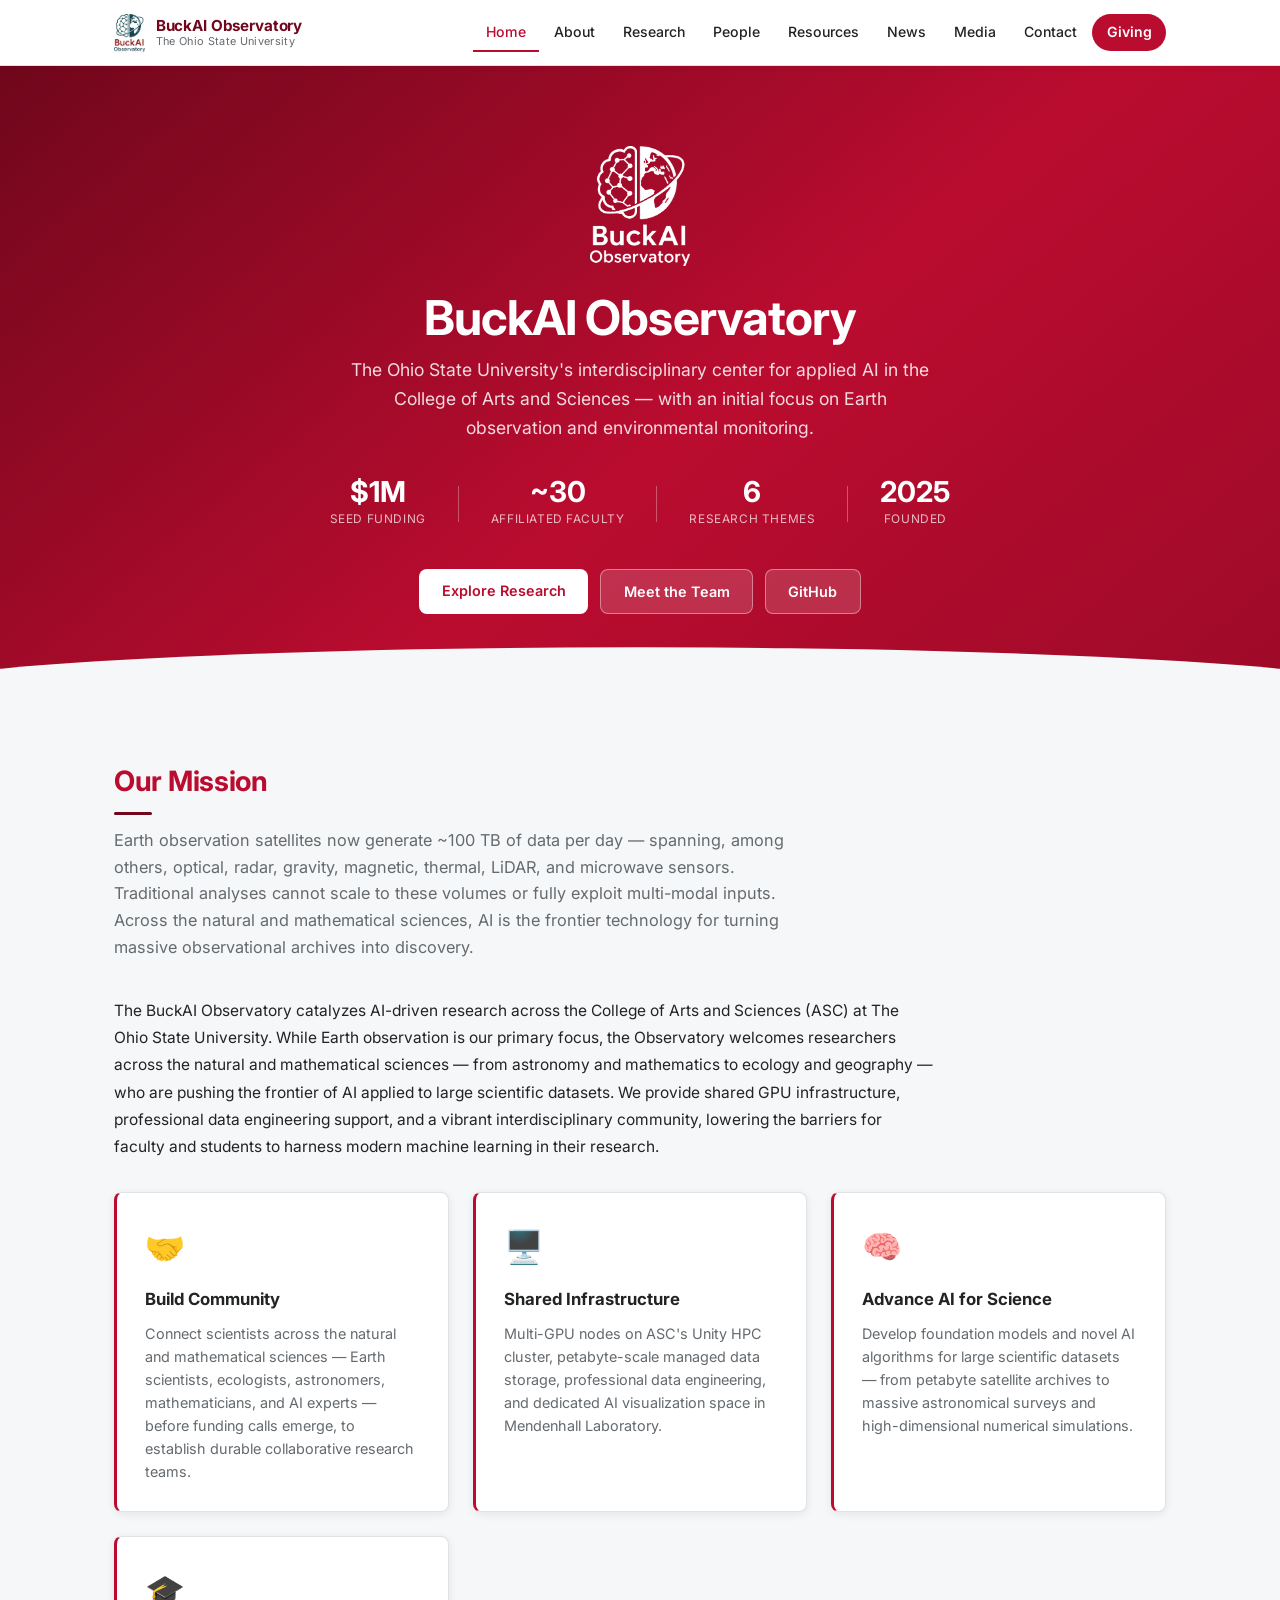
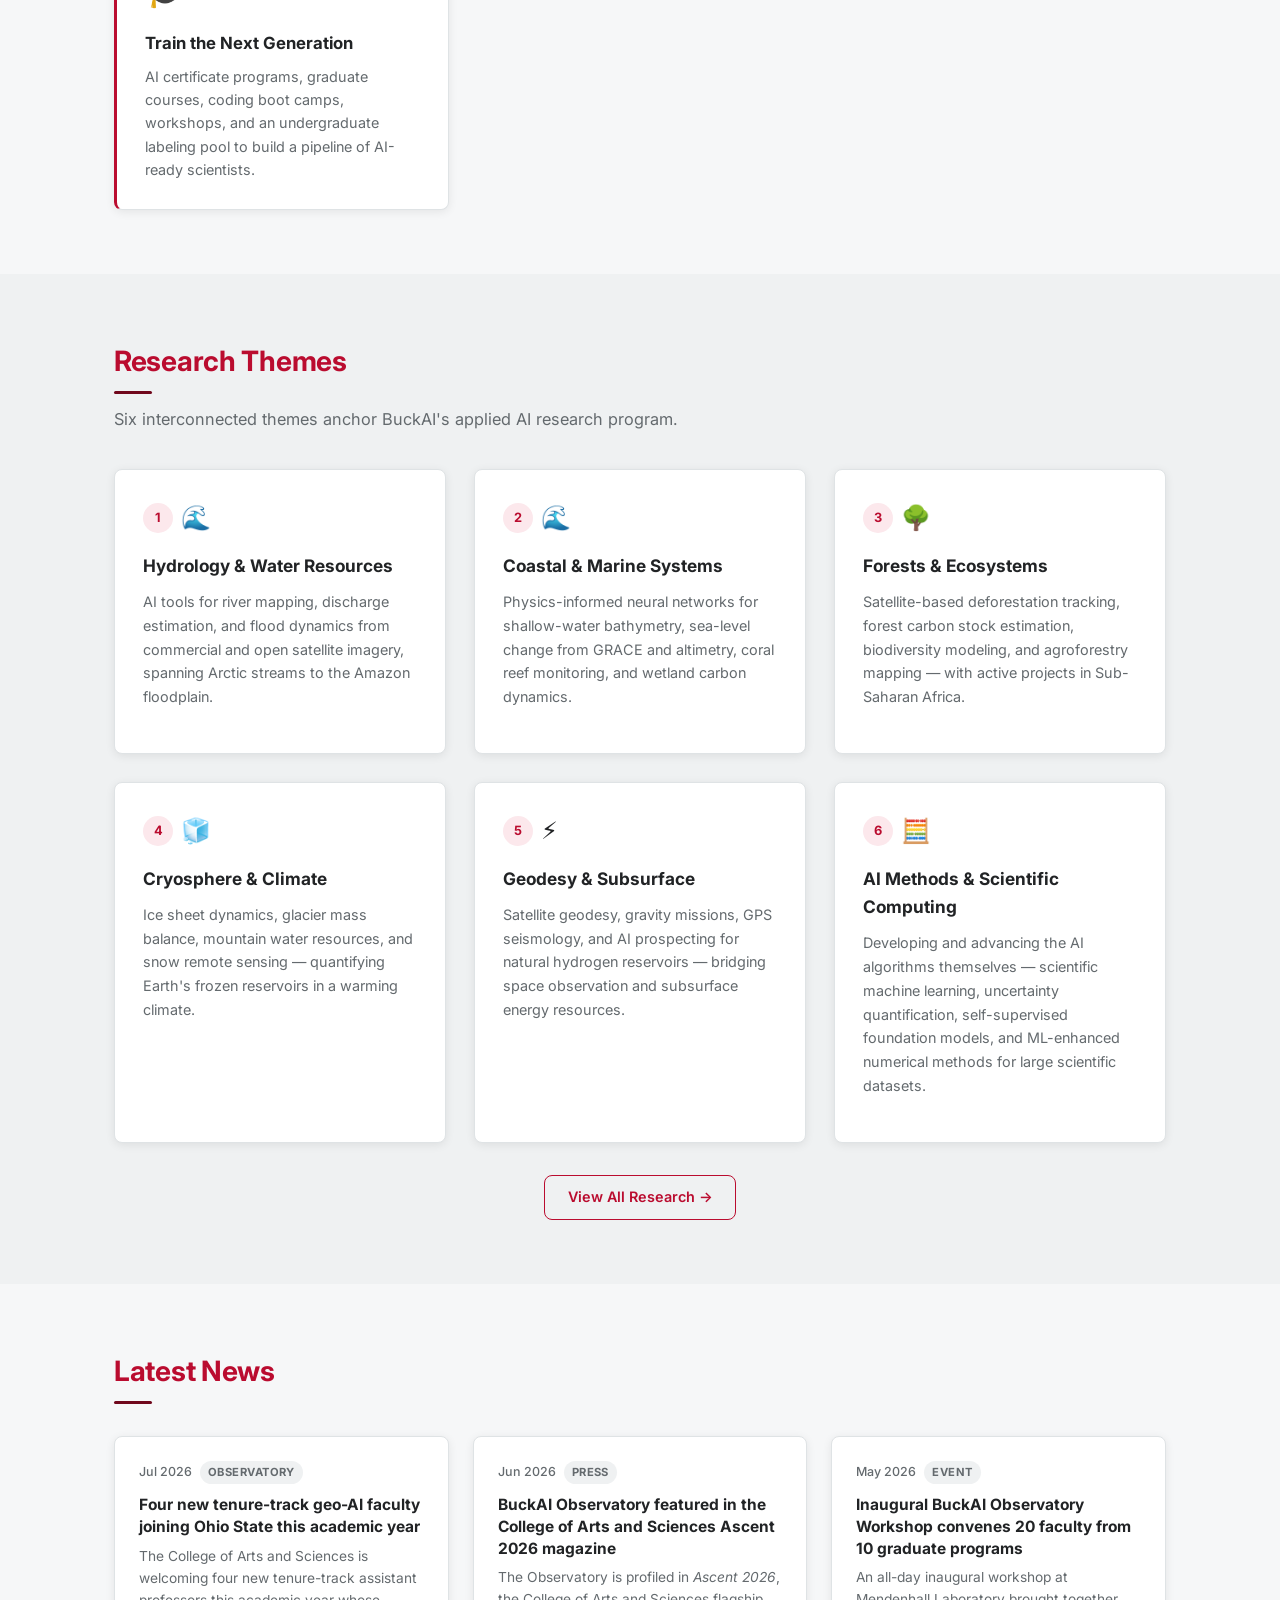
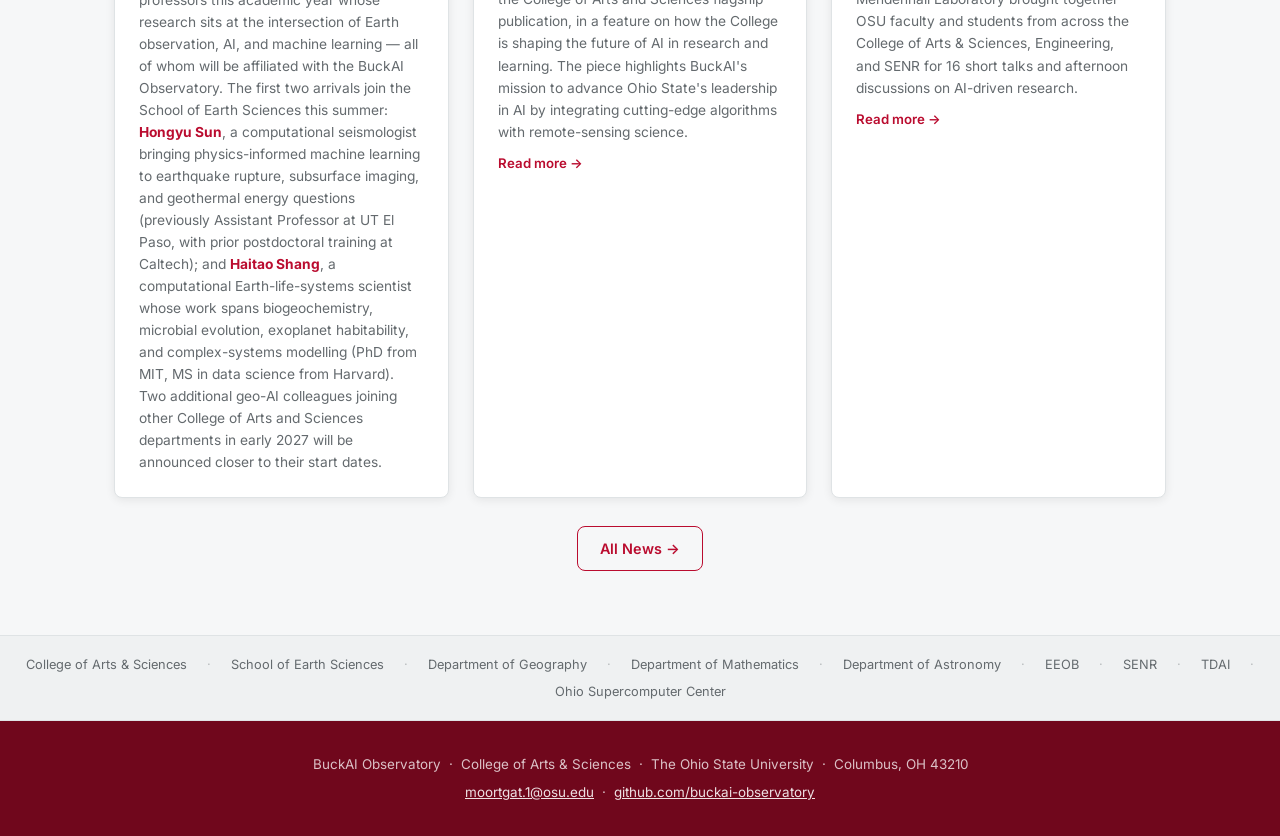
<file: index.html>
<!DOCTYPE html>
<html lang="en">
<head>
  <meta charset="UTF-8">
  <meta name="viewport" content="width=device-width, initial-scale=1.0">
  <title>BuckAI Observatory — The Ohio State University</title>
  <meta name="description" content="The BuckAI Observatory is OSU's interdisciplinary center for applied AI in the natural and mathematical sciences, with a primary focus on Earth observation, housed in the College of Arts and Sciences.">
  <link rel="preconnect" href="https://fonts.googleapis.com">
  <link rel="preconnect" href="https://fonts.gstatic.com" crossorigin>
  <link href="https://fonts.googleapis.com/css2?family=Inter:wght@400;600;700&display=swap" rel="stylesheet">
  <link rel="stylesheet" href="css/style.css">
</head>
<body>

  <!-- ===== NAVIGATION ===== -->
  <nav class="nav">
    <div class="nav-inner">
      <a href="index.html" class="nav-brand">
        <img src="images/buckai_logo.png" class="nav-brand-logo" alt="BuckAI Observatory logo">
        <span class="nav-brand-text">BuckAI Observatory
          <span>The Ohio State University</span>
        </span>
      </a>
      <button class="nav-hamburger" id="navHamburger" aria-label="Toggle navigation" aria-expanded="false">
        <span></span><span></span><span></span>
      </button>
      <ul class="nav-links" id="navLinks">
        <li><a href="index.html">Home</a></li>
        <li><a href="about.html">About</a></li>
        <li><a href="research.html">Research</a></li>
        <li><a href="people.html">People</a></li>
        <li><a href="resources.html">Resources</a></li>
        <li><a href="news.html">News</a></li>
        <li><a href="media.html">Media</a></li>
        <li><a href="contact.html">Contact</a></li>
        <li><a href="giving.html" class="nav-give">Giving</a></li>
      </ul>
    </div>
  </nav>

  <div class="page-wrapper">

    <!-- ===== HERO ===== -->
    <section class="hero">
      <div class="container">
        <img src="images/buckai_logo.png" class="hero-logo" alt="BuckAI Observatory">
        <h1 class="hero-title">BuckAI Observatory</h1>
        <p class="hero-subtitle">
          The Ohio State University's interdisciplinary center for applied AI in the College of Arts and Sciences —
          with an initial focus on Earth observation and environmental monitoring.
        </p>
        <div class="hero-stats">
          <div class="hero-stat">
            <div class="hero-stat-value">$1M</div>
            <div class="hero-stat-label">Seed Funding</div>
          </div>
          <div class="hero-divider"></div>
          <div class="hero-stat">
            <div class="hero-stat-value">~30</div>
            <div class="hero-stat-label">Affiliated Faculty</div>
          </div>
          <div class="hero-divider"></div>
          <div class="hero-stat">
            <div class="hero-stat-value">6</div>
            <div class="hero-stat-label">Research Themes</div>
          </div>
          <div class="hero-divider"></div>
          <div class="hero-stat">
            <div class="hero-stat-value">2025</div>
            <div class="hero-stat-label">Founded</div>
          </div>
        </div>
        <div class="hero-buttons">
          <a href="research.html" class="btn btn-white">Explore Research</a>
          <a href="people.html" class="btn btn-ghost">Meet the Team</a>
          <a href="https://github.com/buckai-observatory" class="btn btn-ghost" target="_blank" rel="noopener noreferrer">GitHub</a>
        </div>
      </div>
    </section>

    <!-- ===== MISSION ===== -->
    <section class="section">
      <div class="container">
        <h2 class="section-title">Our Mission</h2>
        <p class="section-lead">
          Earth observation satellites now generate ~100 TB of data per day — spanning, among others, optical, radar, gravity, magnetic, thermal, LiDAR, and microwave sensors. Traditional analyses cannot scale to these volumes or fully exploit multi-modal inputs. Across the natural and mathematical sciences, AI is the frontier technology for turning massive observational archives into discovery.
        </p>
        <p style="font-size:0.97rem; line-height:1.75; max-width:820px; color:var(--text)">
          The BuckAI Observatory catalyzes AI-driven research across the College of Arts and Sciences (ASC) at The Ohio State University. While Earth observation is our primary focus, the Observatory welcomes researchers across the natural and mathematical sciences — from astronomy and mathematics to ecology and geography — who are pushing the frontier of AI applied to large scientific datasets. We provide shared GPU infrastructure, professional data engineering support, and a vibrant interdisciplinary community, lowering the barriers for faculty and students to harness modern machine learning in their research.
        </p>

        <div class="feature-grid">
          <div class="feature-card">
            <div class="feature-icon">🤝</div>
            <div class="feature-title">Build Community</div>
            <div class="feature-body">Connect scientists across the natural and mathematical sciences — Earth scientists, ecologists, astronomers, mathematicians, and AI experts — before funding calls emerge, to establish durable collaborative research teams.</div>
          </div>
          <div class="feature-card">
            <div class="feature-icon">🖥️</div>
            <div class="feature-title">Shared Infrastructure</div>
            <div class="feature-body">Multi-GPU nodes on ASC's Unity HPC cluster, petabyte-scale managed data storage, professional data engineering, and dedicated AI visualization space in Mendenhall Laboratory.</div>
          </div>
          <div class="feature-card">
            <div class="feature-icon">🧠</div>
            <div class="feature-title">Advance AI for Science</div>
            <div class="feature-body">Develop foundation models and novel AI algorithms for large scientific datasets — from petabyte satellite archives to massive astronomical surveys and high-dimensional numerical simulations.</div>
          </div>
          <div class="feature-card">
            <div class="feature-icon">🎓</div>
            <div class="feature-title">Train the Next Generation</div>
            <div class="feature-body">AI certificate programs, graduate courses, coding boot camps, workshops, and an undergraduate labeling pool to build a pipeline of AI-ready scientists.</div>
          </div>
        </div>
      </div>
    </section>

    <!-- ===== RESEARCH THEMES (preview) ===== -->
    <section class="section section-alt">
      <div class="container">
        <h2 class="section-title">Research Themes</h2>
        <p class="section-lead">Six interconnected themes anchor BuckAI's applied AI research program.</p>
        <div class="theme-grid">
          <div class="theme-card">
            <div class="theme-badge">
              <div class="theme-number">1</div>
              <span class="theme-icon">🌊</span>
            </div>
            <div class="theme-title">Hydrology &amp; Water Resources</div>
            <div class="theme-body">AI tools for river mapping, discharge estimation, and flood dynamics from commercial and open satellite imagery, spanning Arctic streams to the Amazon floodplain.</div>
          </div>
          <div class="theme-card">
            <div class="theme-badge">
              <div class="theme-number">2</div>
              <span class="theme-icon">🌊</span>
            </div>
            <div class="theme-title">Coastal &amp; Marine Systems</div>
            <div class="theme-body">Physics-informed neural networks for shallow-water bathymetry, sea-level change from GRACE and altimetry, coral reef monitoring, and wetland carbon dynamics.</div>
          </div>
          <div class="theme-card">
            <div class="theme-badge">
              <div class="theme-number">3</div>
              <span class="theme-icon">🌳</span>
            </div>
            <div class="theme-title">Forests &amp; Ecosystems</div>
            <div class="theme-body">Satellite-based deforestation tracking, forest carbon stock estimation, biodiversity modeling, and agroforestry mapping — with active projects in Sub-Saharan Africa.</div>
          </div>
          <div class="theme-card">
            <div class="theme-badge">
              <div class="theme-number">4</div>
              <span class="theme-icon">🧊</span>
            </div>
            <div class="theme-title">Cryosphere &amp; Climate</div>
            <div class="theme-body">Ice sheet dynamics, glacier mass balance, mountain water resources, and snow remote sensing — quantifying Earth's frozen reservoirs in a warming climate.</div>
          </div>
          <div class="theme-card">
            <div class="theme-badge">
              <div class="theme-number">5</div>
              <span class="theme-icon">⚡</span>
            </div>
            <div class="theme-title">Geodesy &amp; Subsurface</div>
            <div class="theme-body">Satellite geodesy, gravity missions, GPS seismology, and AI prospecting for natural hydrogen reservoirs — bridging space observation and subsurface energy resources.</div>
          </div>
          <div class="theme-card">
            <div class="theme-badge">
              <div class="theme-number">6</div>
              <span class="theme-icon">🧮</span>
            </div>
            <div class="theme-title">AI Methods &amp; Scientific Computing</div>
            <div class="theme-body">Developing and advancing the AI algorithms themselves — scientific machine learning, uncertainty quantification, self-supervised foundation models, and ML-enhanced numerical methods for large scientific datasets.</div>
          </div>
        </div>
        <div style="margin-top:2rem; text-align:center">
          <a href="research.html" class="btn btn-outline">View All Research →</a>
        </div>
      </div>
    </section>

    <!-- ===== LATEST NEWS ===== -->
    <section class="section">
      <div class="container">
        <h2 class="section-title">Latest News</h2>
        <div class="news-grid" id="newsGrid">
          <p style="color:var(--muted);padding:1rem 0">Loading…</p>
        </div>
        <div style="margin-top:1.75rem; text-align:center">
          <a href="news.html" class="btn btn-outline">All News →</a>
        </div>
      </div>
    </section>

    <!-- ===== AFFILIATIONS ===== -->
    <div class="affil-strip">
      <div class="affil-strip-inner">
        <a href="https://artsandsciences.osu.edu" target="_blank" rel="noopener">College of Arts &amp; Sciences</a>
        <span class="sep">·</span>
        <a href="https://earthsciences.osu.edu" target="_blank" rel="noopener">School of Earth Sciences</a>
        <span class="sep">·</span>
        <a href="https://geography.osu.edu" target="_blank" rel="noopener">Department of Geography</a>
        <span class="sep">·</span>
        <a href="https://math.osu.edu" target="_blank" rel="noopener">Department of Mathematics</a>
        <span class="sep">·</span>
        <a href="https://astronomy.osu.edu" target="_blank" rel="noopener">Department of Astronomy</a>
        <span class="sep">·</span>
        <a href="https://eeob.osu.edu" target="_blank" rel="noopener">EEOB</a>
        <span class="sep">·</span>
        <a href="https://senr.osu.edu" target="_blank" rel="noopener">SENR</a>
        <span class="sep">·</span>
        <a href="https://tdai.osu.edu" target="_blank" rel="noopener">TDAI</a>
        <span class="sep">·</span>
        <a href="https://osc.edu" target="_blank" rel="noopener">Ohio Supercomputer Center</a>
      </div>
    </div>

  </div><!-- end page-wrapper -->

  <footer>
    <div class="container">
      <p>BuckAI Observatory &nbsp;·&nbsp; College of Arts &amp; Sciences &nbsp;·&nbsp; The Ohio State University &nbsp;·&nbsp; Columbus, OH 43210</p>
      <p><a href="mailto:moortgat.1@osu.edu">moortgat.1@osu.edu</a> &nbsp;·&nbsp; <a href="https://github.com/buckai-observatory" target="_blank" rel="noopener">github.com/buckai-observatory</a></p>
    </div>
  </footer>

  <script src="js/main.js"></script>
  <script>
    loadNews('newsGrid', 3, renderNewsCard);
  </script>
</body>
</html>
</file>
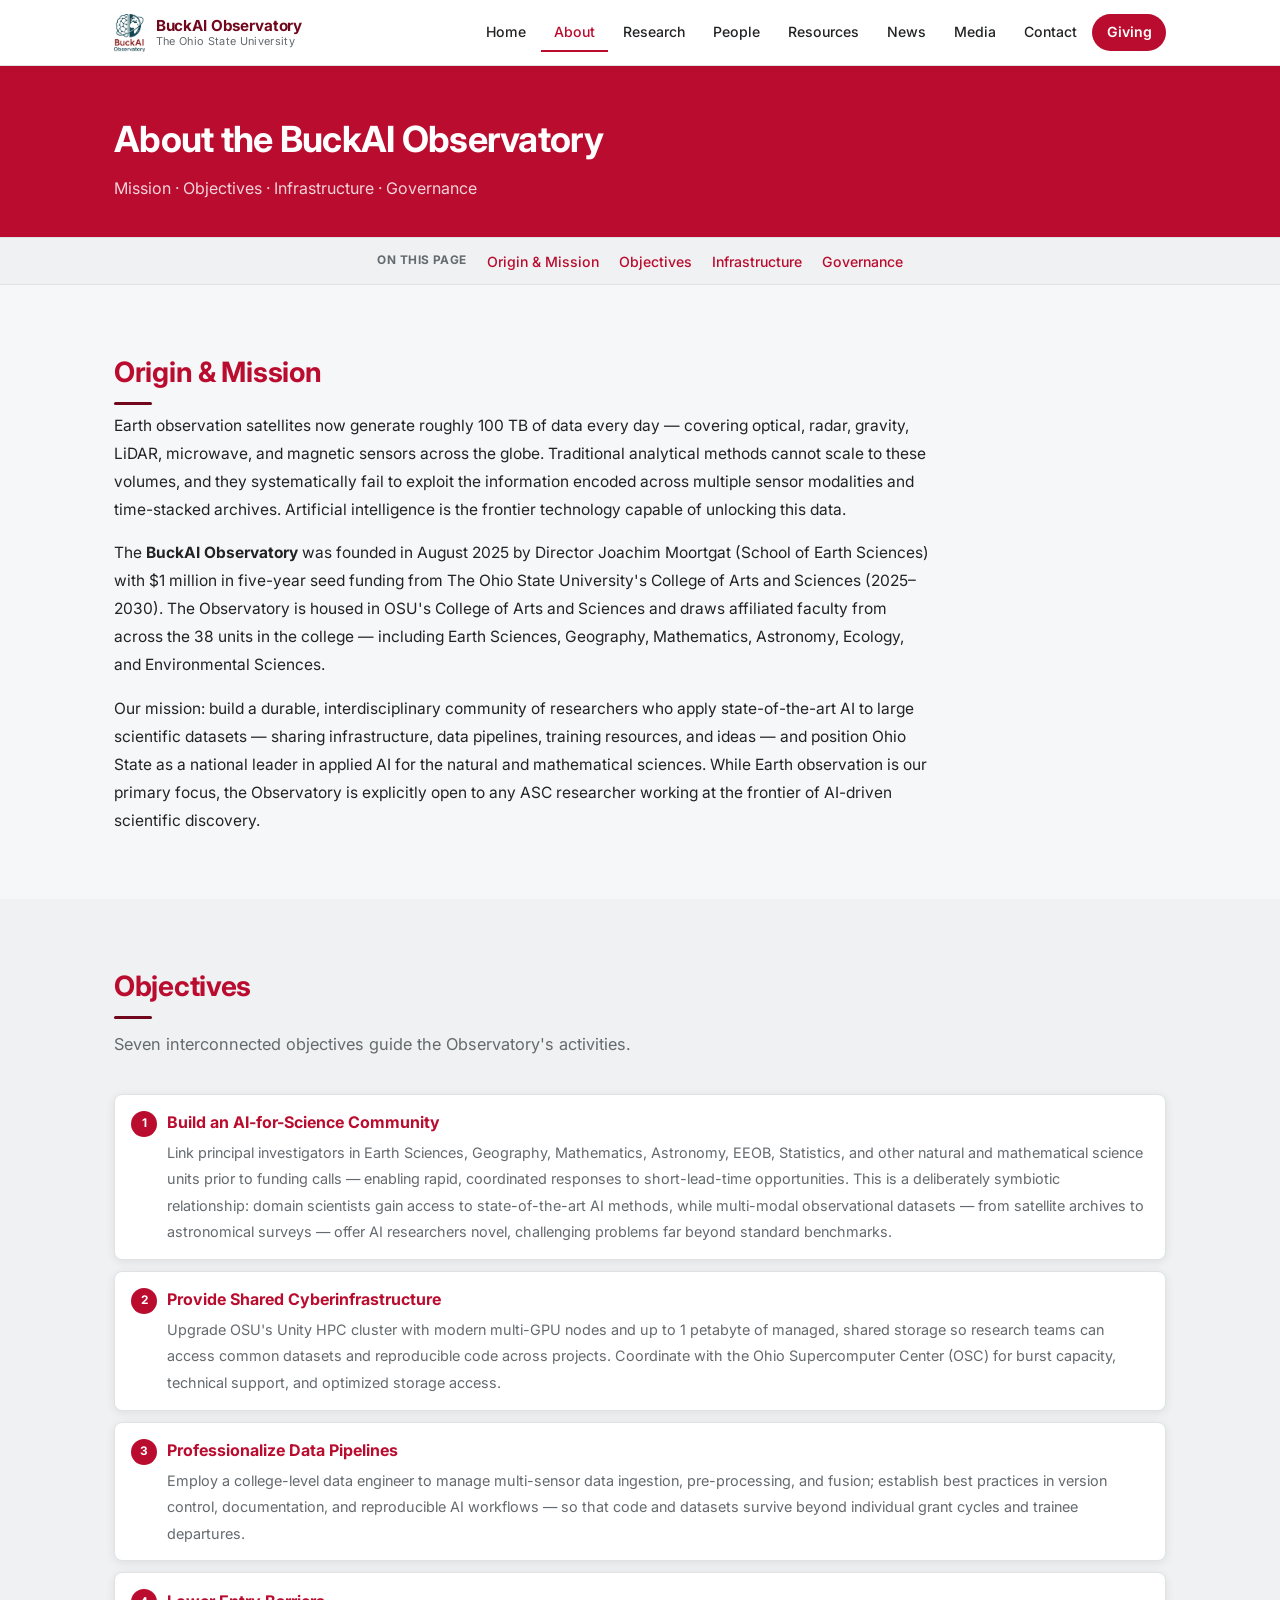
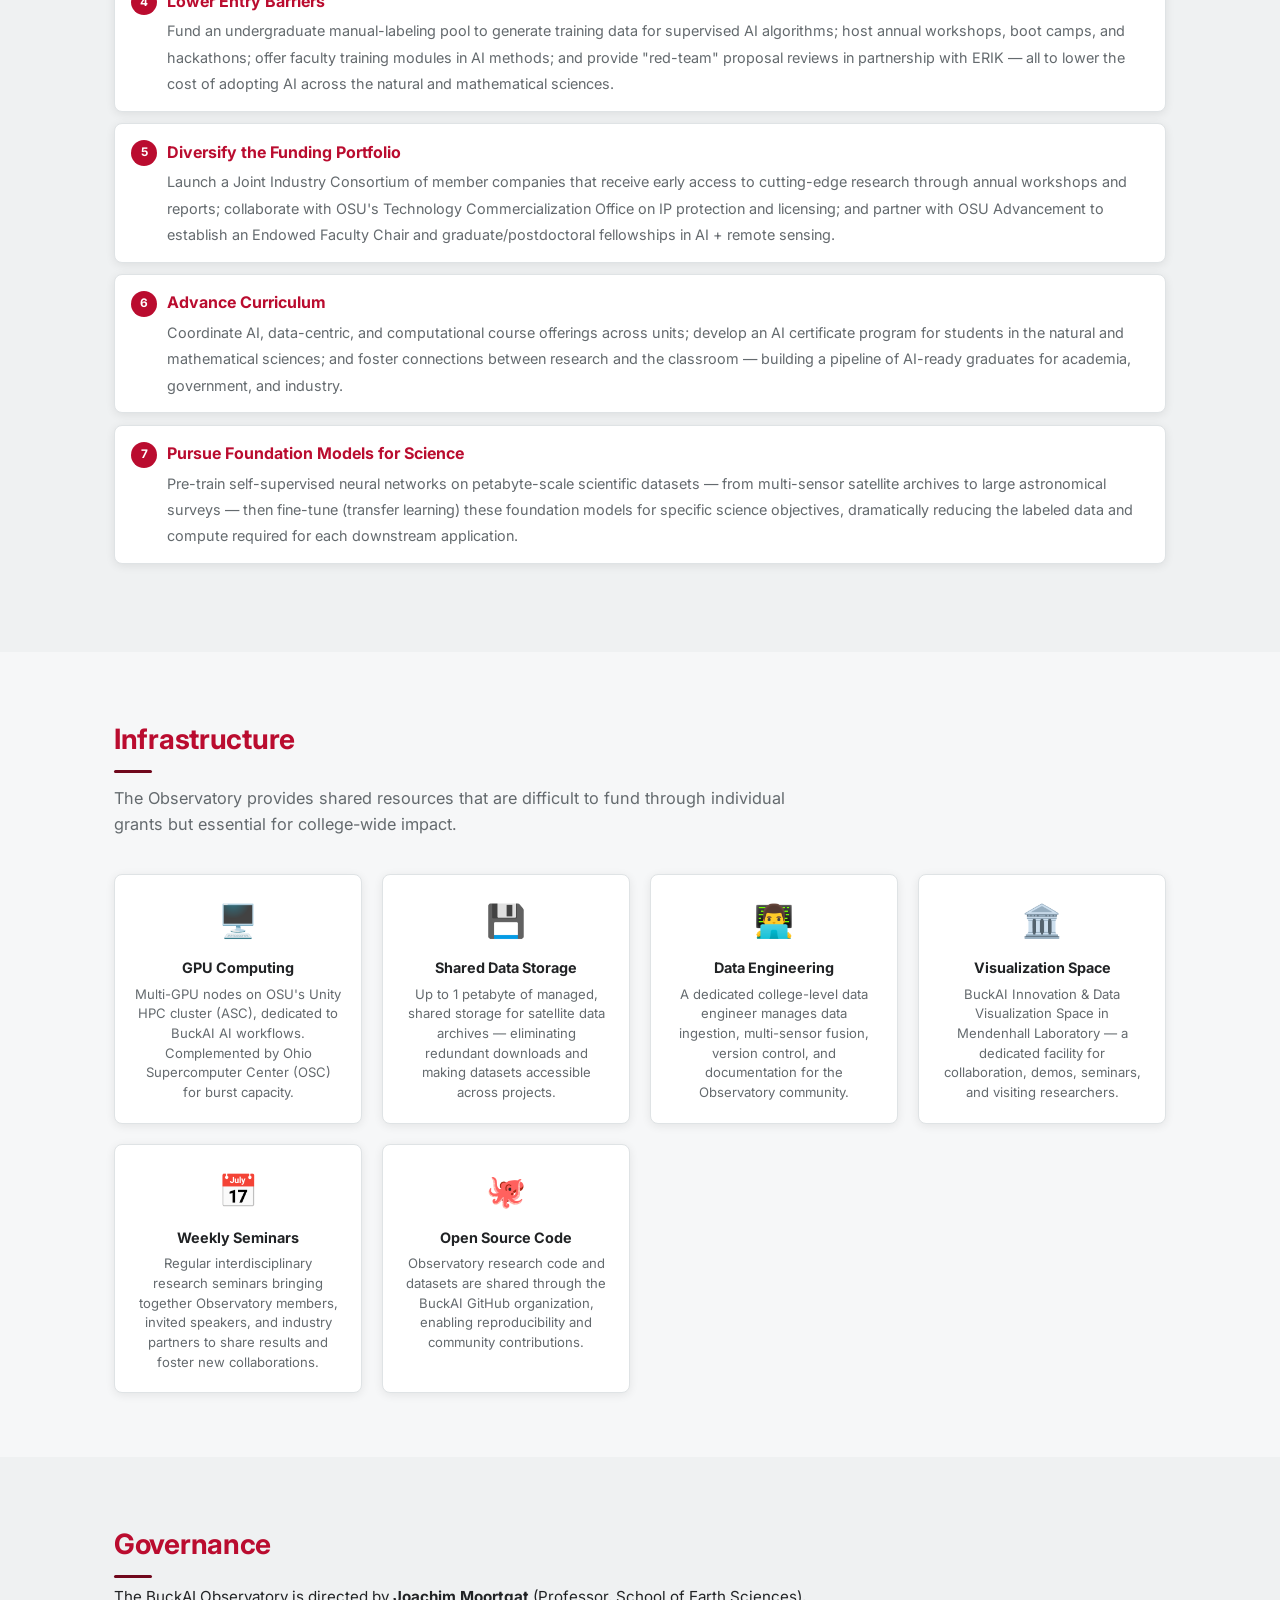
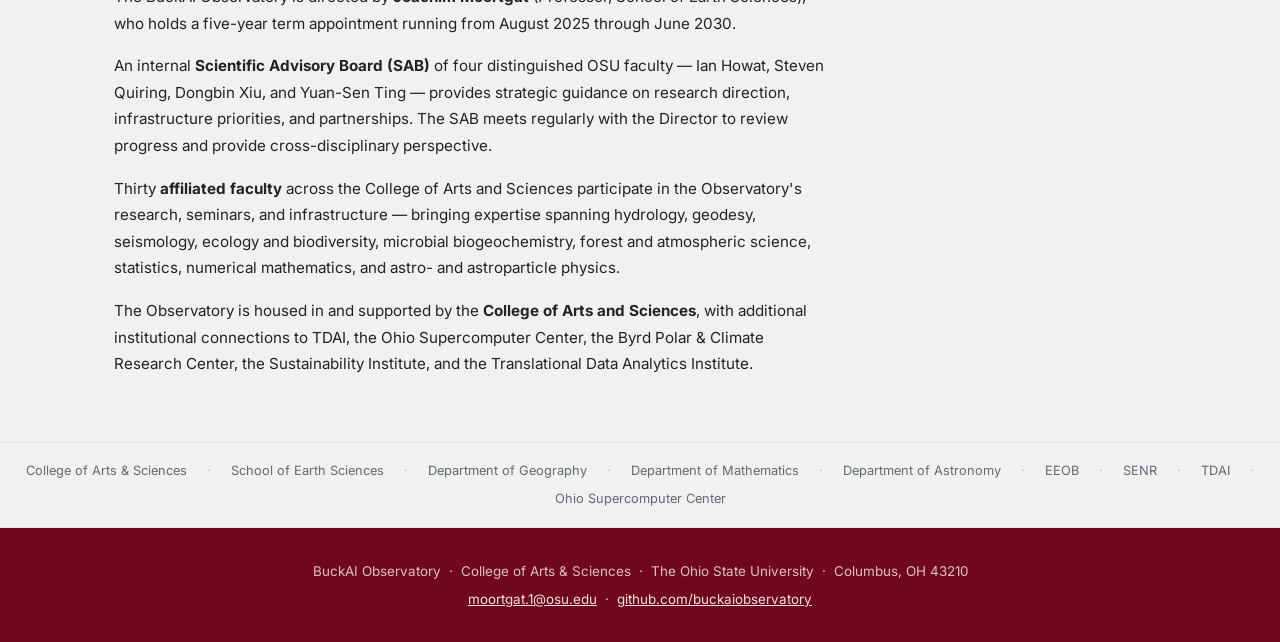
<file: about.html>
<!DOCTYPE html>
<html lang="en">
<head>
  <meta charset="UTF-8">
  <meta name="viewport" content="width=device-width, initial-scale=1.0">
  <title>About — BuckAI Observatory</title>
  <meta name="description" content="About the BuckAI Observatory: mission, objectives, infrastructure, and governance.">
  <link rel="preconnect" href="https://fonts.googleapis.com">
  <link rel="preconnect" href="https://fonts.gstatic.com" crossorigin>
  <link href="https://fonts.googleapis.com/css2?family=Inter:wght@400;600;700&display=swap" rel="stylesheet">
  <link rel="stylesheet" href="css/style.css">
</head>
<body>

  <!-- ===== NAVIGATION ===== -->
  <nav class="nav">
    <div class="nav-inner">
      <a href="index.html" class="nav-brand">
        <img src="images/buckai_logo.png" class="nav-brand-logo" alt="BuckAI Observatory logo">
        <span class="nav-brand-text">BuckAI Observatory
          <span>The Ohio State University</span>
        </span>
      </a>
      <button class="nav-hamburger" id="navHamburger" aria-label="Toggle navigation" aria-expanded="false">
        <span></span><span></span><span></span>
      </button>
      <ul class="nav-links" id="navLinks">
        <li><a href="index.html">Home</a></li>
        <li><a href="about.html">About</a></li>
        <li><a href="research.html">Research</a></li>
        <li><a href="people.html">People</a></li>
        <li><a href="resources.html">Resources</a></li>
        <li><a href="news.html">News</a></li>
        <li><a href="media.html">Media</a></li>
        <li><a href="contact.html">Contact</a></li>
        <li><a href="giving.html" class="nav-give">Giving</a></li>
      </ul>
    </div>
  </nav>

  <div class="page-wrapper">

    <div class="page-banner">
      <div class="page-banner-inner">
        <h1 class="page-banner-title">About the BuckAI Observatory</h1>
        <p class="page-banner-sub">Mission · Objectives · Infrastructure · Governance</p>
      </div>
    </div>

    <nav class="page-toc" aria-label="On this page">
      <div class="page-toc-inner">
        <span class="page-toc-label">On this page</span>
        <a href="#origin">Origin &amp; Mission</a>
        <a href="#objectives">Objectives</a>
        <a href="#infrastructure">Infrastructure</a>
        <a href="#governance">Governance</a>
      </div>
    </nav>

    <!-- ===== FOUNDING ===== -->
    <section class="section" id="origin">
      <div class="container">
        <h2 class="section-title">Origin &amp; Mission</h2>
        <div style="max-width:820px; font-size:0.97rem; line-height:1.8; color:var(--text)">
          <p>
            Earth observation satellites now generate roughly 100 TB of data every day — covering optical, radar, gravity, LiDAR, microwave, and magnetic sensors across the globe. Traditional analytical methods cannot scale to these volumes, and they systematically fail to exploit the information encoded across multiple sensor modalities and time-stacked archives. Artificial intelligence is the frontier technology capable of unlocking this data.
          </p>
          <p style="margin-top:1rem">
            The <strong>BuckAI Observatory</strong> was founded in August 2025 by Director Joachim Moortgat (School of Earth Sciences) with $1 million in five-year seed funding from The Ohio State University's College of Arts and Sciences (2025–2030). The Observatory is housed in OSU's College of Arts and Sciences and draws affiliated faculty from across the 38 units in the college — including Earth Sciences, Geography, Mathematics, Astronomy, Ecology, and Environmental Sciences.
          </p>
          <p style="margin-top:1rem">
            Our mission: build a durable, interdisciplinary community of researchers who apply state-of-the-art AI to large scientific datasets — sharing infrastructure, data pipelines, training resources, and ideas — and position Ohio State as a national leader in applied AI for the natural and mathematical sciences. While Earth observation is our primary focus, the Observatory is explicitly open to any ASC researcher working at the frontier of AI-driven scientific discovery.
          </p>
        </div>
      </div>
    </section>

    <!-- ===== OBJECTIVES ===== -->
    <section class="section section-alt" id="objectives">
      <div class="container">
        <h2 class="section-title">Objectives</h2>
        <p class="section-lead">Seven interconnected objectives guide the Observatory's activities.</p>
        <ol class="objectives-list">
          <li>
            <span class="obj-title">Build an AI-for-Science Community</span>
            <span class="obj-body">Link principal investigators in Earth Sciences, Geography, Mathematics, Astronomy, EEOB, Statistics, and other natural and mathematical science units prior to funding calls — enabling rapid, coordinated responses to short-lead-time opportunities. This is a deliberately symbiotic relationship: domain scientists gain access to state-of-the-art AI methods, while multi-modal observational datasets — from satellite archives to astronomical surveys — offer AI researchers novel, challenging problems far beyond standard benchmarks.</span>
          </li>
          <li>
            <span class="obj-title">Provide Shared Cyberinfrastructure</span>
            <span class="obj-body">Upgrade OSU's Unity HPC cluster with modern multi-GPU nodes and up to 1 petabyte of managed, shared storage so research teams can access common datasets and reproducible code across projects. Coordinate with the Ohio Supercomputer Center (OSC) for burst capacity, technical support, and optimized storage access.</span>
          </li>
          <li>
            <span class="obj-title">Professionalize Data Pipelines</span>
            <span class="obj-body">Employ a college-level data engineer to manage multi-sensor data ingestion, pre-processing, and fusion; establish best practices in version control, documentation, and reproducible AI workflows — so that code and datasets survive beyond individual grant cycles and trainee departures.</span>
          </li>
          <li>
            <span class="obj-title">Lower Entry Barriers</span>
            <span class="obj-body">Fund an undergraduate manual-labeling pool to generate training data for supervised AI algorithms; host annual workshops, boot camps, and hackathons; offer faculty training modules in AI methods; and provide "red-team" proposal reviews in partnership with ERIK — all to lower the cost of adopting AI across the natural and mathematical sciences.</span>
          </li>
          <li>
            <span class="obj-title">Diversify the Funding Portfolio</span>
            <span class="obj-body">Launch a Joint Industry Consortium of member companies that receive early access to cutting-edge research through annual workshops and reports; collaborate with OSU's Technology Commercialization Office on IP protection and licensing; and partner with OSU Advancement to establish an Endowed Faculty Chair and graduate/postdoctoral fellowships in AI + remote sensing.</span>
          </li>
          <li>
            <span class="obj-title">Advance Curriculum</span>
            <span class="obj-body">Coordinate AI, data-centric, and computational course offerings across units; develop an AI certificate program for students in the natural and mathematical sciences; and foster connections between research and the classroom — building a pipeline of AI-ready graduates for academia, government, and industry.</span>
          </li>
          <li>
            <span class="obj-title">Pursue Foundation Models for Science</span>
            <span class="obj-body">Pre-train self-supervised neural networks on petabyte-scale scientific datasets — from multi-sensor satellite archives to large astronomical surveys — then fine-tune (transfer learning) these foundation models for specific science objectives, dramatically reducing the labeled data and compute required for each downstream application.</span>
          </li>
        </ol>
      </div>
    </section>

    <!-- ===== INFRASTRUCTURE ===== -->
    <section class="section" id="infrastructure">
      <div class="container">
        <h2 class="section-title">Infrastructure</h2>
        <p class="section-lead">The Observatory provides shared resources that are difficult to fund through individual grants but essential for college-wide impact.</p>
        <div class="infra-grid">
          <div class="infra-card">
            <div class="infra-icon">🖥️</div>
            <div class="infra-title">GPU Computing</div>
            <div class="infra-body">Multi-GPU nodes on OSU's Unity HPC cluster (ASC), dedicated to BuckAI AI workflows. Complemented by Ohio Supercomputer Center (OSC) for burst capacity.</div>
          </div>
          <div class="infra-card">
            <div class="infra-icon">💾</div>
            <div class="infra-title">Shared Data Storage</div>
            <div class="infra-body">Up to 1 petabyte of managed, shared storage for satellite data archives — eliminating redundant downloads and making datasets accessible across projects.</div>
          </div>
          <div class="infra-card">
            <div class="infra-icon">👨‍💻</div>
            <div class="infra-title">Data Engineering</div>
            <div class="infra-body">A dedicated college-level data engineer manages data ingestion, multi-sensor fusion, version control, and documentation for the Observatory community.</div>
          </div>
          <div class="infra-card">
            <div class="infra-icon">🏛️</div>
            <div class="infra-title">Visualization Space</div>
            <div class="infra-body">BuckAI Innovation &amp; Data Visualization Space in Mendenhall Laboratory — a dedicated facility for collaboration, demos, seminars, and visiting researchers.</div>
          </div>
          <div class="infra-card">
            <div class="infra-icon">📅</div>
            <div class="infra-title">Weekly Seminars</div>
            <div class="infra-body">Regular interdisciplinary research seminars bringing together Observatory members, invited speakers, and industry partners to share results and foster new collaborations.</div>
          </div>
          <div class="infra-card">
            <div class="infra-icon">🐙</div>
            <div class="infra-title">Open Source Code</div>
            <div class="infra-body">Observatory research code and datasets are shared through the BuckAI GitHub organization, enabling reproducibility and community contributions.</div>
          </div>
        </div>
      </div>
    </section>

    <!-- ===== GOVERNANCE ===== -->
    <section class="section section-alt" id="governance">
      <div class="container">
        <h2 class="section-title">Governance</h2>
        <div style="max-width:720px; font-size:0.95rem; line-height:1.75; color:var(--text)">
          <p>
            The BuckAI Observatory is directed by <strong>Joachim Moortgat</strong> (Professor, School of Earth Sciences), who holds a five-year term appointment running from August 2025 through June 2030.
          </p>
          <p style="margin-top:1rem">
            An internal <strong>Scientific Advisory Board (SAB)</strong> of four distinguished OSU faculty — Ian Howat, Steven Quiring, Dongbin Xiu, and Yuan-Sen Ting — provides strategic guidance on research direction, infrastructure priorities, and partnerships. The SAB meets regularly with the Director to review progress and provide cross-disciplinary perspective.
          </p>
          <p style="margin-top:1rem">
            Thirty <strong>affiliated faculty</strong> across the College of Arts and Sciences participate in the Observatory's research, seminars, and infrastructure — bringing expertise spanning hydrology, geodesy, seismology, ecology and biodiversity, microbial biogeochemistry, forest and atmospheric science, statistics, numerical mathematics, and astro- and astroparticle physics.
          </p>
          <p style="margin-top:1rem">
            The Observatory is housed in and supported by the <strong>College of Arts and Sciences</strong>, with additional institutional connections to TDAI, the Ohio Supercomputer Center, the Byrd Polar &amp; Climate Research Center, the Sustainability Institute, and the Translational Data Analytics Institute.
          </p>
        </div>
      </div>
    </section>

    <!-- ===== AFFILIATIONS ===== -->
    <div class="affil-strip">
      <div class="affil-strip-inner">
        <a href="https://artsandsciences.osu.edu" target="_blank" rel="noopener">College of Arts &amp; Sciences</a>
        <span class="sep">·</span>
        <a href="https://earthsciences.osu.edu" target="_blank" rel="noopener">School of Earth Sciences</a>
        <span class="sep">·</span>
        <a href="https://geography.osu.edu" target="_blank" rel="noopener">Department of Geography</a>
        <span class="sep">·</span>
        <a href="https://math.osu.edu" target="_blank" rel="noopener">Department of Mathematics</a>
        <span class="sep">·</span>
        <a href="https://astronomy.osu.edu" target="_blank" rel="noopener">Department of Astronomy</a>
        <span class="sep">·</span>
        <a href="https://eeob.osu.edu" target="_blank" rel="noopener">EEOB</a>
        <span class="sep">·</span>
        <a href="https://senr.osu.edu" target="_blank" rel="noopener">SENR</a>
        <span class="sep">·</span>
        <a href="https://tdai.osu.edu" target="_blank" rel="noopener">TDAI</a>
        <span class="sep">·</span>
        <a href="https://osc.edu" target="_blank" rel="noopener">Ohio Supercomputer Center</a>
      </div>
    </div>

  </div><!-- end page-wrapper -->

  <footer>
    <div class="container">
      <p>BuckAI Observatory &nbsp;·&nbsp; College of Arts &amp; Sciences &nbsp;·&nbsp; The Ohio State University &nbsp;·&nbsp; Columbus, OH 43210</p>
      <p><a href="mailto:moortgat.1@osu.edu">moortgat.1@osu.edu</a> &nbsp;·&nbsp; <a href="https://github.com/buckaiobservatory" target="_blank" rel="noopener">github.com/buckaiobservatory</a></p>
    </div>
  </footer>

  <script src="js/main.js"></script>
</body>
</html>
</file>
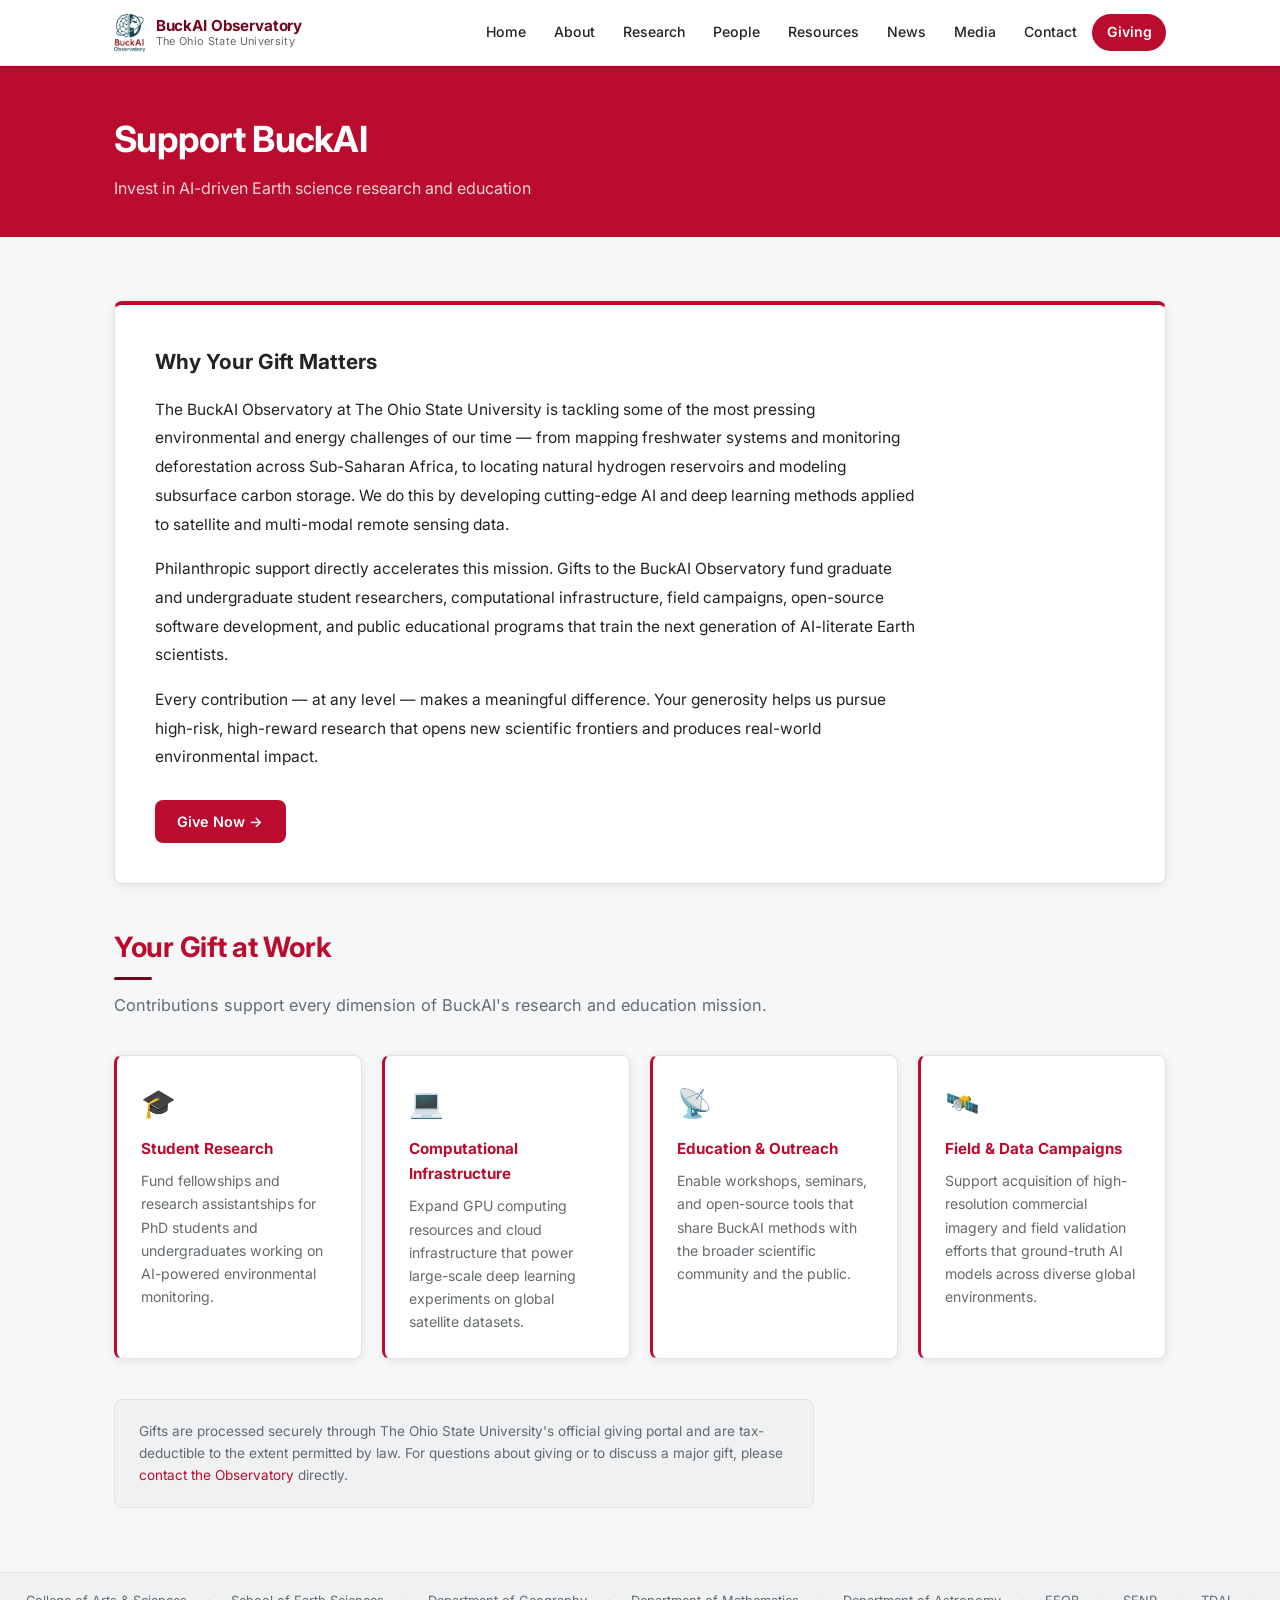
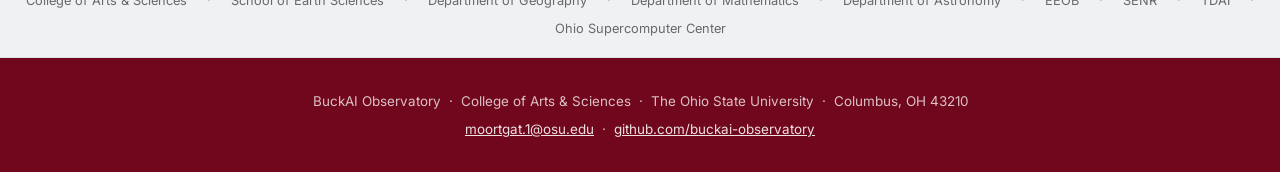
<file: giving.html>
<!DOCTYPE html>
<html lang="en">
<head>
  <meta charset="UTF-8">
  <meta name="viewport" content="width=device-width, initial-scale=1.0">
  <title>Support BuckAI — BuckAI Observatory</title>
  <meta name="description" content="Support AI-driven Earth science research and education at the BuckAI Observatory, The Ohio State University.">
  <link rel="preconnect" href="https://fonts.googleapis.com">
  <link rel="preconnect" href="https://fonts.gstatic.com" crossorigin>
  <link href="https://fonts.googleapis.com/css2?family=Inter:wght@400;600;700&display=swap" rel="stylesheet">
  <link rel="stylesheet" href="css/style.css">
  <style>
    .giving-card {
      background: var(--surface);
      border: 1px solid var(--border);
      border-top: 4px solid var(--scarlet);
      border-radius: var(--radius);
      padding: 2.5rem;
      box-shadow: var(--shadow);
      margin-bottom: 2.5rem;
    }
    .giving-card h2 {
      font-size: 1.3rem;
      font-weight: 700;
      color: var(--text);
      margin-bottom: 1rem;
    }
    .giving-card p {
      color: var(--text);
      line-height: 1.85;
      font-size: 0.97rem;
      margin-bottom: 1rem;
      max-width: 760px;
    }
    .giving-card p:last-of-type { margin-bottom: 1.75rem; }

    .impact-grid {
      display: grid;
      grid-template-columns: repeat(auto-fit, minmax(240px, 1fr));
      gap: 1.25rem;
      margin-bottom: 2.5rem;
    }
    .impact-card {
      background: var(--surface);
      border: 1px solid var(--border);
      border-left: 3px solid var(--scarlet);
      border-radius: var(--radius);
      padding: 1.5rem;
      box-shadow: var(--shadow);
    }
    .impact-icon { font-size: 1.75rem; margin-bottom: 0.6rem; }
    .impact-card h4 {
      font-size: 0.95rem;
      font-weight: 700;
      color: var(--scarlet);
      margin-bottom: 0.5rem;
    }
    .impact-card p {
      font-size: 0.88rem;
      color: var(--muted);
      line-height: 1.65;
    }

    .giving-note {
      padding: 1.25rem 1.5rem;
      background: var(--surface2);
      border: 1px solid var(--border);
      border-radius: var(--radius);
      font-size: 0.85rem;
      color: var(--muted);
      max-width: 700px;
    }
    .giving-note a { color: var(--scarlet); }
  </style>
</head>
<body>

  <!-- ===== NAVIGATION ===== -->
  <nav class="nav">
    <div class="nav-inner">
      <a href="index.html" class="nav-brand">
        <img src="images/buckai_logo.png" class="nav-brand-logo" alt="BuckAI Observatory logo">
        <span class="nav-brand-text">BuckAI Observatory
          <span>The Ohio State University</span>
        </span>
      </a>
      <button class="nav-hamburger" id="navHamburger" aria-label="Toggle navigation" aria-expanded="false">
        <span></span><span></span><span></span>
      </button>
      <ul class="nav-links" id="navLinks">
        <li><a href="index.html">Home</a></li>
        <li><a href="about.html">About</a></li>
        <li><a href="research.html">Research</a></li>
        <li><a href="people.html">People</a></li>
        <li><a href="resources.html">Resources</a></li>
        <li><a href="news.html">News</a></li>
        <li><a href="media.html">Media</a></li>
        <li><a href="contact.html">Contact</a></li>
        <li><a href="giving.html" class="nav-give active">Giving</a></li>
      </ul>
    </div>
  </nav>

  <div class="page-wrapper">

    <div class="page-banner">
      <div class="page-banner-inner">
        <h1 class="page-banner-title">Support BuckAI</h1>
        <p class="page-banner-sub">Invest in AI-driven Earth science research and education</p>
      </div>
    </div>

    <section class="section">
      <div class="container">

        <div class="giving-card">
          <h2>Why Your Gift Matters</h2>
          <p>
            The BuckAI Observatory at The Ohio State University is tackling some of the most pressing environmental and energy challenges of our time — from mapping freshwater systems and monitoring deforestation across Sub-Saharan Africa, to locating natural hydrogen reservoirs and modeling subsurface carbon storage. We do this by developing cutting-edge AI and deep learning methods applied to satellite and multi-modal remote sensing data.
          </p>
          <p>
            Philanthropic support directly accelerates this mission. Gifts to the BuckAI Observatory fund graduate and undergraduate student researchers, computational infrastructure, field campaigns, open-source software development, and public educational programs that train the next generation of AI-literate Earth scientists.
          </p>
          <p>
            Every contribution — at any level — makes a meaningful difference. Your generosity helps us pursue high-risk, high-reward research that opens new scientific frontiers and produces real-world environmental impact.
          </p>
          <a href="https://www.giveto.osu.edu/makeagift/?fund=318852"
             class="btn btn-scarlet"
             target="_blank"
             rel="noopener noreferrer">Give Now →</a>
        </div>

        <h2 class="section-title">Your Gift at Work</h2>
        <p class="section-lead">Contributions support every dimension of BuckAI's research and education mission.</p>

        <div class="impact-grid">
          <div class="impact-card">
            <div class="impact-icon">🎓</div>
            <h4>Student Research</h4>
            <p>Fund fellowships and research assistantships for PhD students and undergraduates working on AI-powered environmental monitoring.</p>
          </div>
          <div class="impact-card">
            <div class="impact-icon">💻</div>
            <h4>Computational Infrastructure</h4>
            <p>Expand GPU computing resources and cloud infrastructure that power large-scale deep learning experiments on global satellite datasets.</p>
          </div>
          <div class="impact-card">
            <div class="impact-icon">📡</div>
            <h4>Education &amp; Outreach</h4>
            <p>Enable workshops, seminars, and open-source tools that share BuckAI methods with the broader scientific community and the public.</p>
          </div>
          <div class="impact-card">
            <div class="impact-icon">🛰️</div>
            <h4>Field &amp; Data Campaigns</h4>
            <p>Support acquisition of high-resolution commercial imagery and field validation efforts that ground-truth AI models across diverse global environments.</p>
          </div>
        </div>

        <div class="giving-note">
          Gifts are processed securely through The Ohio State University's official giving portal and are tax-deductible to the extent permitted by law. For questions about giving or to discuss a major gift, please <a href="contact.html">contact the Observatory</a> directly.
        </div>

      </div>
    </section>

    <div class="affil-strip">
      <div class="affil-strip-inner">
        <a href="https://artsandsciences.osu.edu" target="_blank" rel="noopener">College of Arts &amp; Sciences</a>
        <span class="sep">·</span>
        <a href="https://earthsciences.osu.edu" target="_blank" rel="noopener">School of Earth Sciences</a>
        <span class="sep">·</span>
        <a href="https://geography.osu.edu" target="_blank" rel="noopener">Department of Geography</a>
        <span class="sep">·</span>
        <a href="https://math.osu.edu" target="_blank" rel="noopener">Department of Mathematics</a>
        <span class="sep">·</span>
        <a href="https://astronomy.osu.edu" target="_blank" rel="noopener">Department of Astronomy</a>
        <span class="sep">·</span>
        <a href="https://eeob.osu.edu" target="_blank" rel="noopener">EEOB</a>
        <span class="sep">·</span>
        <a href="https://senr.osu.edu" target="_blank" rel="noopener">SENR</a>
        <span class="sep">·</span>
        <a href="https://tdai.osu.edu" target="_blank" rel="noopener">TDAI</a>
        <span class="sep">·</span>
        <a href="https://osc.edu" target="_blank" rel="noopener">Ohio Supercomputer Center</a>
      </div>
    </div>

  </div><!-- end page-wrapper -->

  <footer>
    <div class="container">
      <p>BuckAI Observatory &nbsp;·&nbsp; College of Arts &amp; Sciences &nbsp;·&nbsp; The Ohio State University &nbsp;·&nbsp; Columbus, OH 43210</p>
      <p><a href="mailto:moortgat.1@osu.edu">moortgat.1@osu.edu</a> &nbsp;·&nbsp; <a href="https://github.com/buckai-observatory" target="_blank" rel="noopener">github.com/buckai-observatory</a></p>
    </div>
  </footer>

  <script src="js/main.js"></script>
</body>
</html>
</file>
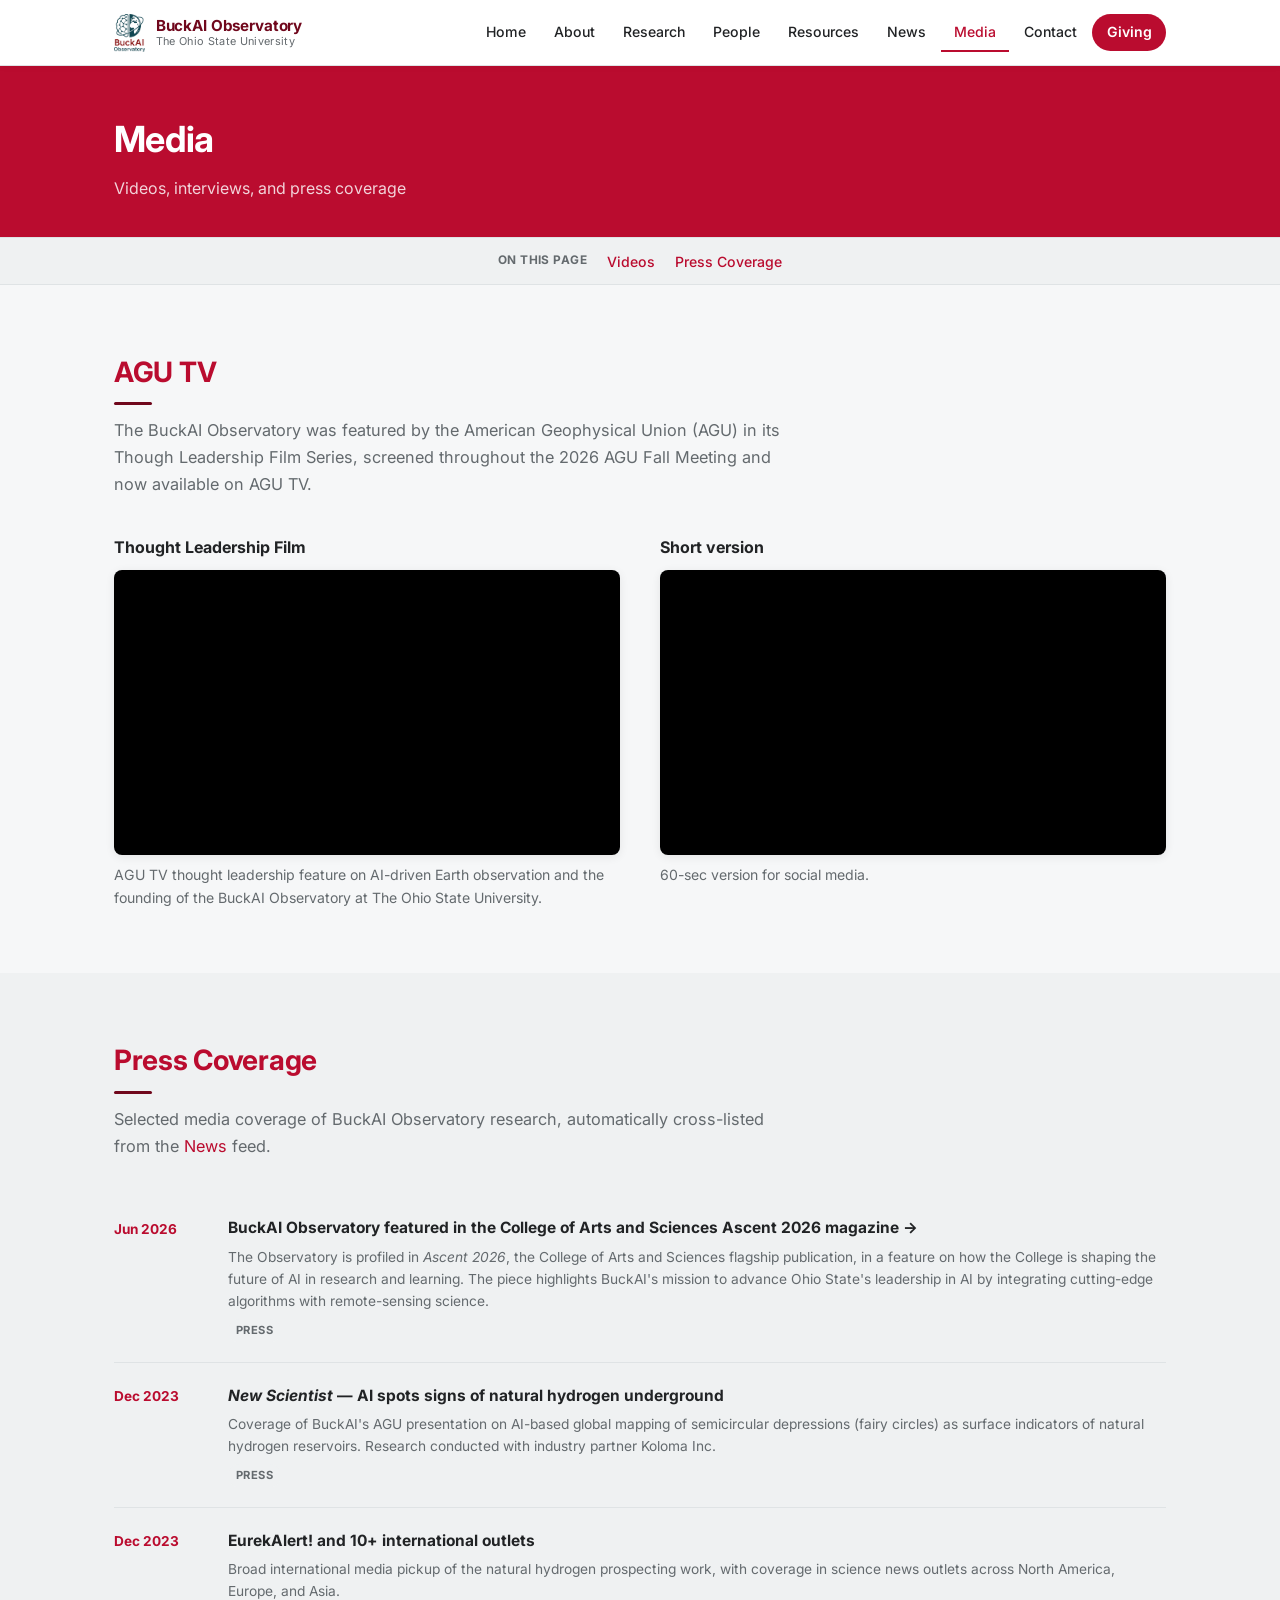
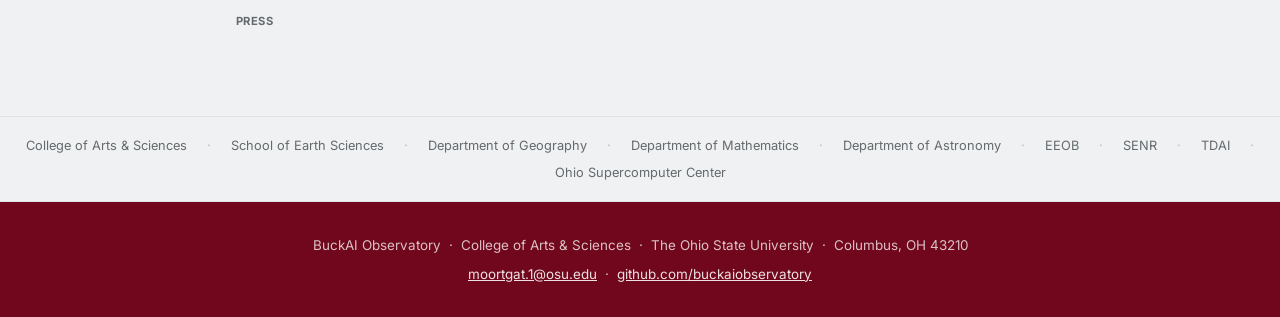
<file: media.html>
<!DOCTYPE html>
<html lang="en">
<head>
  <meta charset="UTF-8">
  <meta name="viewport" content="width=device-width, initial-scale=1.0">
  <title>Media — BuckAI Observatory</title>
  <meta name="description" content="Videos and media coverage of the BuckAI Observatory and its research at The Ohio State University.">
  <link rel="preconnect" href="https://fonts.googleapis.com">
  <link rel="preconnect" href="https://fonts.gstatic.com" crossorigin>
  <link href="https://fonts.googleapis.com/css2?family=Inter:wght@400;600;700&display=swap" rel="stylesheet">
  <link rel="stylesheet" href="css/style.css">
  <style>
    .video-grid {
      display: grid;
      grid-template-columns: repeat(auto-fit, minmax(480px, 1fr));
      gap: 2.5rem;
      margin-top: 2rem;
    }
    .video-item {}
    .video-caption {
      font-size: 1rem;
      font-weight: 700;
      color: var(--text);
      margin-bottom: 0.6rem;
    }
    .video-desc {
      font-size: 0.88rem;
      color: var(--muted);
      margin-top: 0.6rem;
      line-height: 1.6;
    }
    .video-wrapper {
      position: relative;
      padding-bottom: 56.25%; /* 16:9 */
      height: 0;
      overflow: hidden;
      border-radius: var(--radius);
      box-shadow: var(--shadow);
      background: #000;
    }
    .video-wrapper iframe {
      position: absolute;
      top: 0; left: 0;
      width: 100%; height: 100%;
      border: 0;
    }
    @media (max-width: 600px) {
      .video-grid { grid-template-columns: 1fr; }
    }
  </style>
</head>
<body>

  <!-- ===== NAVIGATION ===== -->
  <nav class="nav">
    <div class="nav-inner">
      <a href="index.html" class="nav-brand">
        <img src="images/buckai_logo.png" class="nav-brand-logo" alt="BuckAI Observatory logo">
        <span class="nav-brand-text">BuckAI Observatory
          <span>The Ohio State University</span>
        </span>
      </a>
      <button class="nav-hamburger" id="navHamburger" aria-label="Toggle navigation" aria-expanded="false">
        <span></span><span></span><span></span>
      </button>
      <ul class="nav-links" id="navLinks">
        <li><a href="index.html">Home</a></li>
        <li><a href="about.html">About</a></li>
        <li><a href="research.html">Research</a></li>
        <li><a href="people.html">People</a></li>
        <li><a href="resources.html">Resources</a></li>
        <li><a href="news.html">News</a></li>
        <li><a href="media.html">Media</a></li>
        <li><a href="contact.html">Contact</a></li>
        <li><a href="giving.html" class="nav-give">Giving</a></li>
      </ul>
    </div>
  </nav>

  <div class="page-wrapper">

    <div class="page-banner">
      <div class="page-banner-inner">
        <h1 class="page-banner-title">Media</h1>
        <p class="page-banner-sub">Videos, interviews, and press coverage</p>
      </div>
    </div>

    <nav class="page-toc" aria-label="On this page">
      <div class="page-toc-inner">
        <span class="page-toc-label">On this page</span>
        <a href="#videos">Videos</a>
        <a href="#press">Press Coverage</a>
      </div>
    </nav>

    <!-- ===== VIDEOS ===== -->
    <section class="section" id="videos">
      <div class="container">
        <h2 class="section-title">AGU TV</h2>
        <p class="section-lead">
          The BuckAI Observatory was featured by the American Geophysical Union (AGU) in its Though Leadership Film Series, screened throughout the 2026 AGU Fall Meeting and now available on AGU TV. 
        </p>

        <div class="video-grid">
          <div class="video-item">
            <div class="video-caption">Thought Leadership Film</div>
            <div class="video-wrapper">
              <iframe src="https://www.youtube.com/embed/BqAkyLukwXI?si=E6__EkgB3ef-PLh9"
                title="AGU TV Thought Leadership Film — Joachim Moortgat"
                allow="accelerometer; autoplay; clipboard-write; encrypted-media; gyroscope; picture-in-picture; web-share"
                referrerpolicy="strict-origin-when-cross-origin"
                allowfullscreen></iframe>
            </div>
            <p class="video-desc">AGU TV thought leadership feature on AI-driven Earth observation and the founding of the BuckAI Observatory at The Ohio State University.</p>
          </div>

          <div class="video-item">
            <div class="video-caption">Short version</div>
            <div class="video-wrapper">
              <iframe src="https://www.youtube.com/embed/FT0PJm9A2ac?si=jXV2tk3B1aRZYq1b"
                title="Joachim Moortgat — Research Overview"
                allow="accelerometer; autoplay; clipboard-write; encrypted-media; gyroscope; picture-in-picture; web-share"
                referrerpolicy="strict-origin-when-cross-origin"
                allowfullscreen></iframe>
            </div>
            <p class="video-desc">60-sec version for social media.</p>
          </div>
        </div>
      </div>
    </section>

    <!-- ===== PRESS ===== -->
    <section class="section section-alt" id="press">
      <div class="container">
        <h2 class="section-title">Press Coverage</h2>
        <p class="section-lead">Selected media coverage of BuckAI Observatory research, automatically cross-listed from the <a href="news.html">News</a> feed.</p>

        <div class="news-list-full" id="pressList">
          <p style="color:var(--muted)">Loading…</p>
        </div>
      </div>
    </section>

    <div class="affil-strip">
      <div class="affil-strip-inner">
        <a href="https://artsandsciences.osu.edu" target="_blank" rel="noopener">College of Arts &amp; Sciences</a>
        <span class="sep">·</span>
        <a href="https://earthsciences.osu.edu" target="_blank" rel="noopener">School of Earth Sciences</a>
        <span class="sep">·</span>
        <a href="https://geography.osu.edu" target="_blank" rel="noopener">Department of Geography</a>
        <span class="sep">·</span>
        <a href="https://math.osu.edu" target="_blank" rel="noopener">Department of Mathematics</a>
        <span class="sep">·</span>
        <a href="https://astronomy.osu.edu" target="_blank" rel="noopener">Department of Astronomy</a>
        <span class="sep">·</span>
        <a href="https://eeob.osu.edu" target="_blank" rel="noopener">EEOB</a>
        <span class="sep">·</span>
        <a href="https://senr.osu.edu" target="_blank" rel="noopener">SENR</a>
        <span class="sep">·</span>
        <a href="https://tdai.osu.edu" target="_blank" rel="noopener">TDAI</a>
        <span class="sep">·</span>
        <a href="https://osc.edu" target="_blank" rel="noopener">Ohio Supercomputer Center</a>
      </div>
    </div>

  </div><!-- end page-wrapper -->

  <footer>
    <div class="container">
      <p>BuckAI Observatory &nbsp;·&nbsp; College of Arts &amp; Sciences &nbsp;·&nbsp; The Ohio State University &nbsp;·&nbsp; Columbus, OH 43210</p>
      <p><a href="mailto:moortgat.1@osu.edu">moortgat.1@osu.edu</a> &nbsp;·&nbsp; <a href="https://github.com/buckaiobservatory" target="_blank" rel="noopener">github.com/buckaiobservatory</a></p>
    </div>
  </footer>

  <script src="js/main.js"></script>
  <script>
    loadNews('pressList', null, renderNewsRow, item => item.category === 'Press');
  </script>
</body>
</html>
</file>
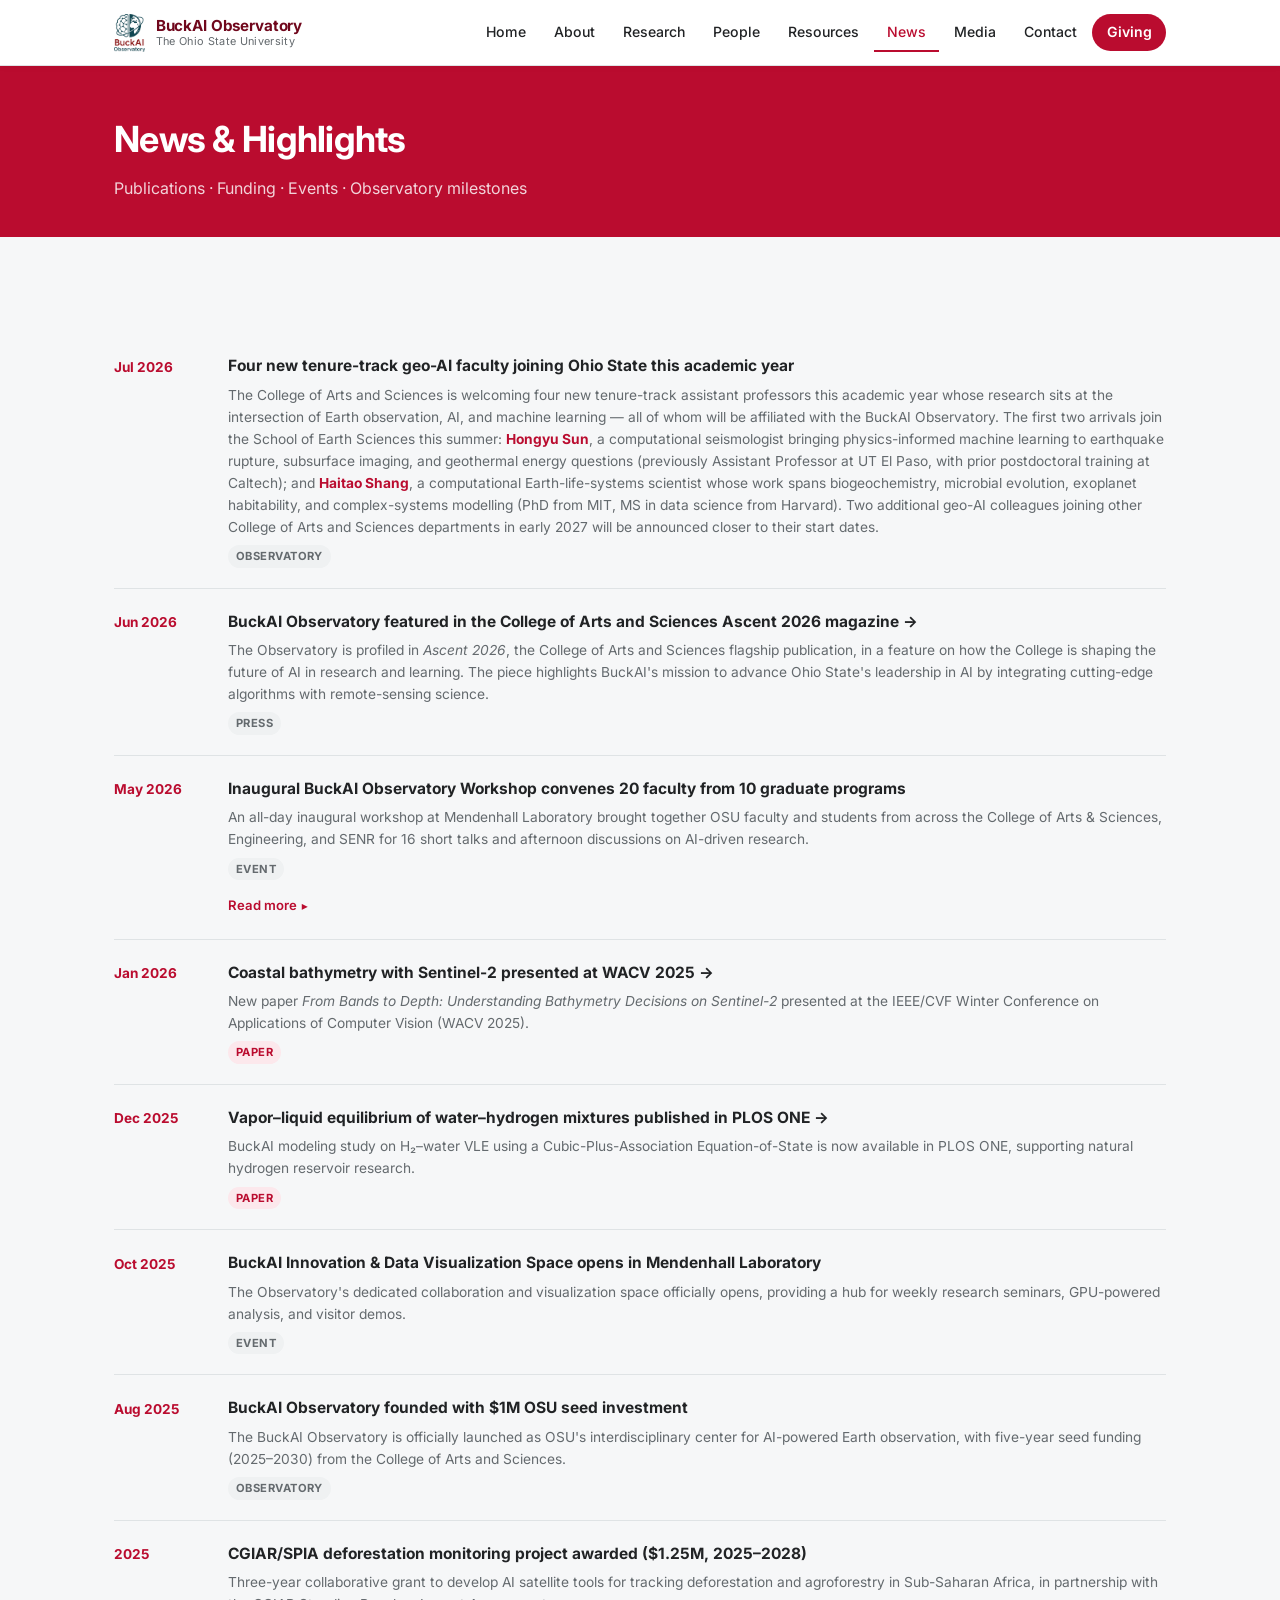
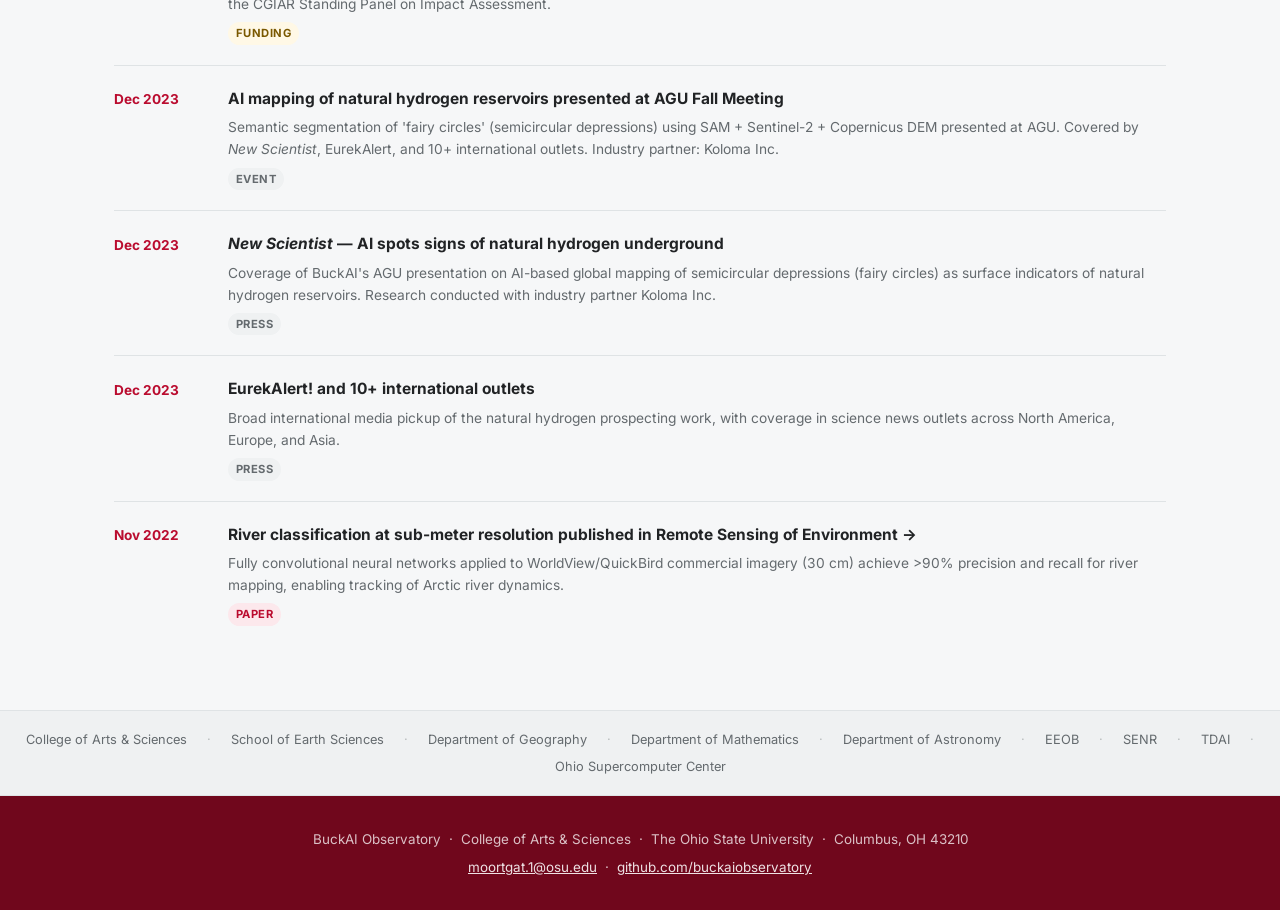
<file: news.html>
<!DOCTYPE html>
<html lang="en">
<head>
  <meta charset="UTF-8">
  <meta name="viewport" content="width=device-width, initial-scale=1.0">
  <title>News — BuckAI Observatory</title>
  <meta name="description" content="Latest news, publications, and events from the BuckAI Observatory at The Ohio State University.">
  <link rel="preconnect" href="https://fonts.googleapis.com">
  <link rel="preconnect" href="https://fonts.gstatic.com" crossorigin>
  <link href="https://fonts.googleapis.com/css2?family=Inter:wght@400;600;700&display=swap" rel="stylesheet">
  <link rel="stylesheet" href="css/style.css">
</head>
<body>

  <!-- ===== NAVIGATION ===== -->
  <nav class="nav">
    <div class="nav-inner">
      <a href="index.html" class="nav-brand">
        <img src="images/buckai_logo.png" class="nav-brand-logo" alt="BuckAI Observatory logo">
        <span class="nav-brand-text">BuckAI Observatory
          <span>The Ohio State University</span>
        </span>
      </a>
      <button class="nav-hamburger" id="navHamburger" aria-label="Toggle navigation" aria-expanded="false">
        <span></span><span></span><span></span>
      </button>
      <ul class="nav-links" id="navLinks">
        <li><a href="index.html">Home</a></li>
        <li><a href="about.html">About</a></li>
        <li><a href="research.html">Research</a></li>
        <li><a href="people.html">People</a></li>
        <li><a href="resources.html">Resources</a></li>
        <li><a href="news.html">News</a></li>
        <li><a href="media.html">Media</a></li>
        <li><a href="contact.html">Contact</a></li>
        <li><a href="giving.html" class="nav-give">Giving</a></li>
      </ul>
    </div>
  </nav>

  <div class="page-wrapper">

    <div class="page-banner">
      <div class="page-banner-inner">
        <h1 class="page-banner-title">News &amp; Highlights</h1>
        <p class="page-banner-sub">Publications · Funding · Events · Observatory milestones</p>
      </div>
    </div>

    <section class="section">
      <div class="container">

        <div class="news-list-full" id="newsList">
          <p style="color:var(--muted)">Loading…</p>
        </div>

      </div>
    </section>

    <div class="affil-strip">
      <div class="affil-strip-inner">
        <a href="https://artsandsciences.osu.edu" target="_blank" rel="noopener">College of Arts &amp; Sciences</a>
        <span class="sep">·</span>
        <a href="https://earthsciences.osu.edu" target="_blank" rel="noopener">School of Earth Sciences</a>
        <span class="sep">·</span>
        <a href="https://geography.osu.edu" target="_blank" rel="noopener">Department of Geography</a>
        <span class="sep">·</span>
        <a href="https://math.osu.edu" target="_blank" rel="noopener">Department of Mathematics</a>
        <span class="sep">·</span>
        <a href="https://astronomy.osu.edu" target="_blank" rel="noopener">Department of Astronomy</a>
        <span class="sep">·</span>
        <a href="https://eeob.osu.edu" target="_blank" rel="noopener">EEOB</a>
        <span class="sep">·</span>
        <a href="https://senr.osu.edu" target="_blank" rel="noopener">SENR</a>
        <span class="sep">·</span>
        <a href="https://tdai.osu.edu" target="_blank" rel="noopener">TDAI</a>
        <span class="sep">·</span>
        <a href="https://osc.edu" target="_blank" rel="noopener">Ohio Supercomputer Center</a>
      </div>
    </div>

  </div><!-- end page-wrapper -->

  <footer>
    <div class="container">
      <p>BuckAI Observatory &nbsp;·&nbsp; College of Arts &amp; Sciences &nbsp;·&nbsp; The Ohio State University &nbsp;·&nbsp; Columbus, OH 43210</p>
      <p><a href="mailto:moortgat.1@osu.edu">moortgat.1@osu.edu</a> &nbsp;·&nbsp; <a href="https://github.com/buckaiobservatory" target="_blank" rel="noopener">github.com/buckaiobservatory</a></p>
    </div>
  </footer>

  <script src="js/main.js"></script>
  <script>
    loadNews('newsList', null, renderNewsRow);
  </script>
</body>
</html>
</file>
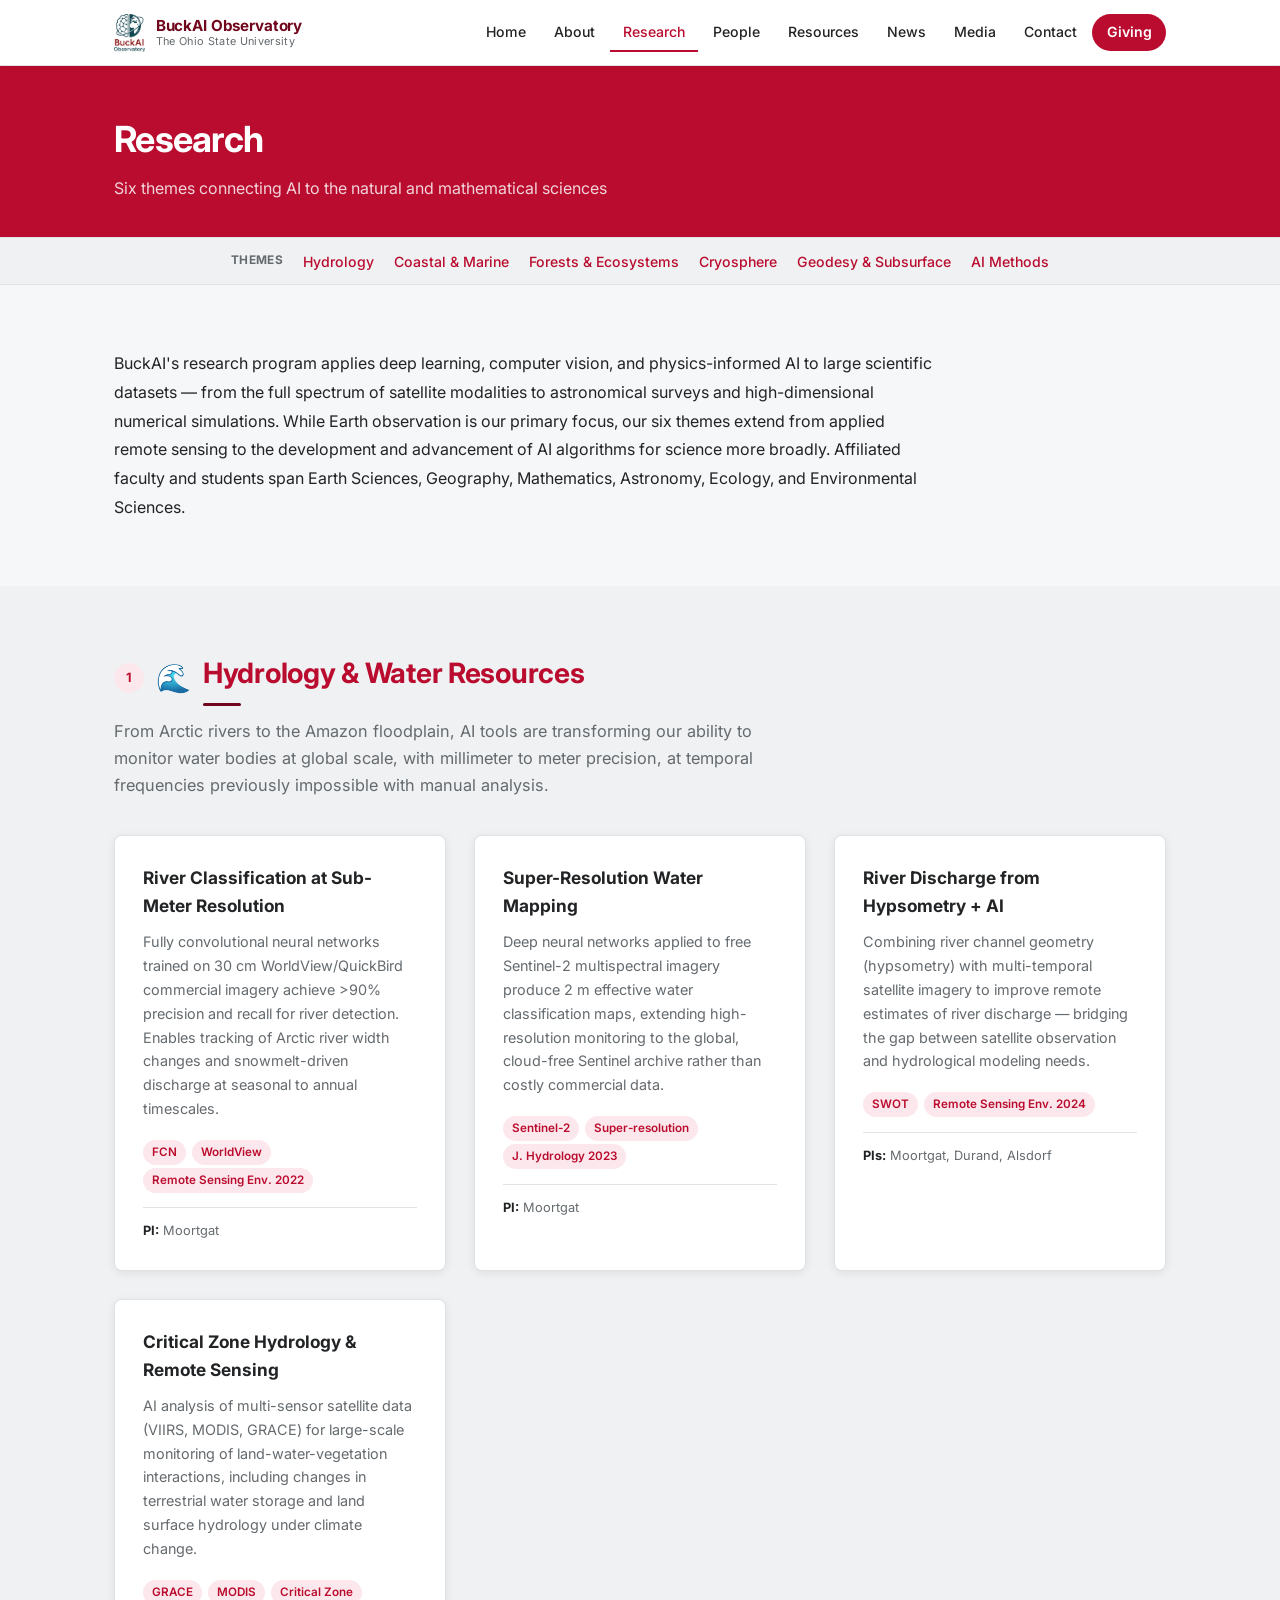
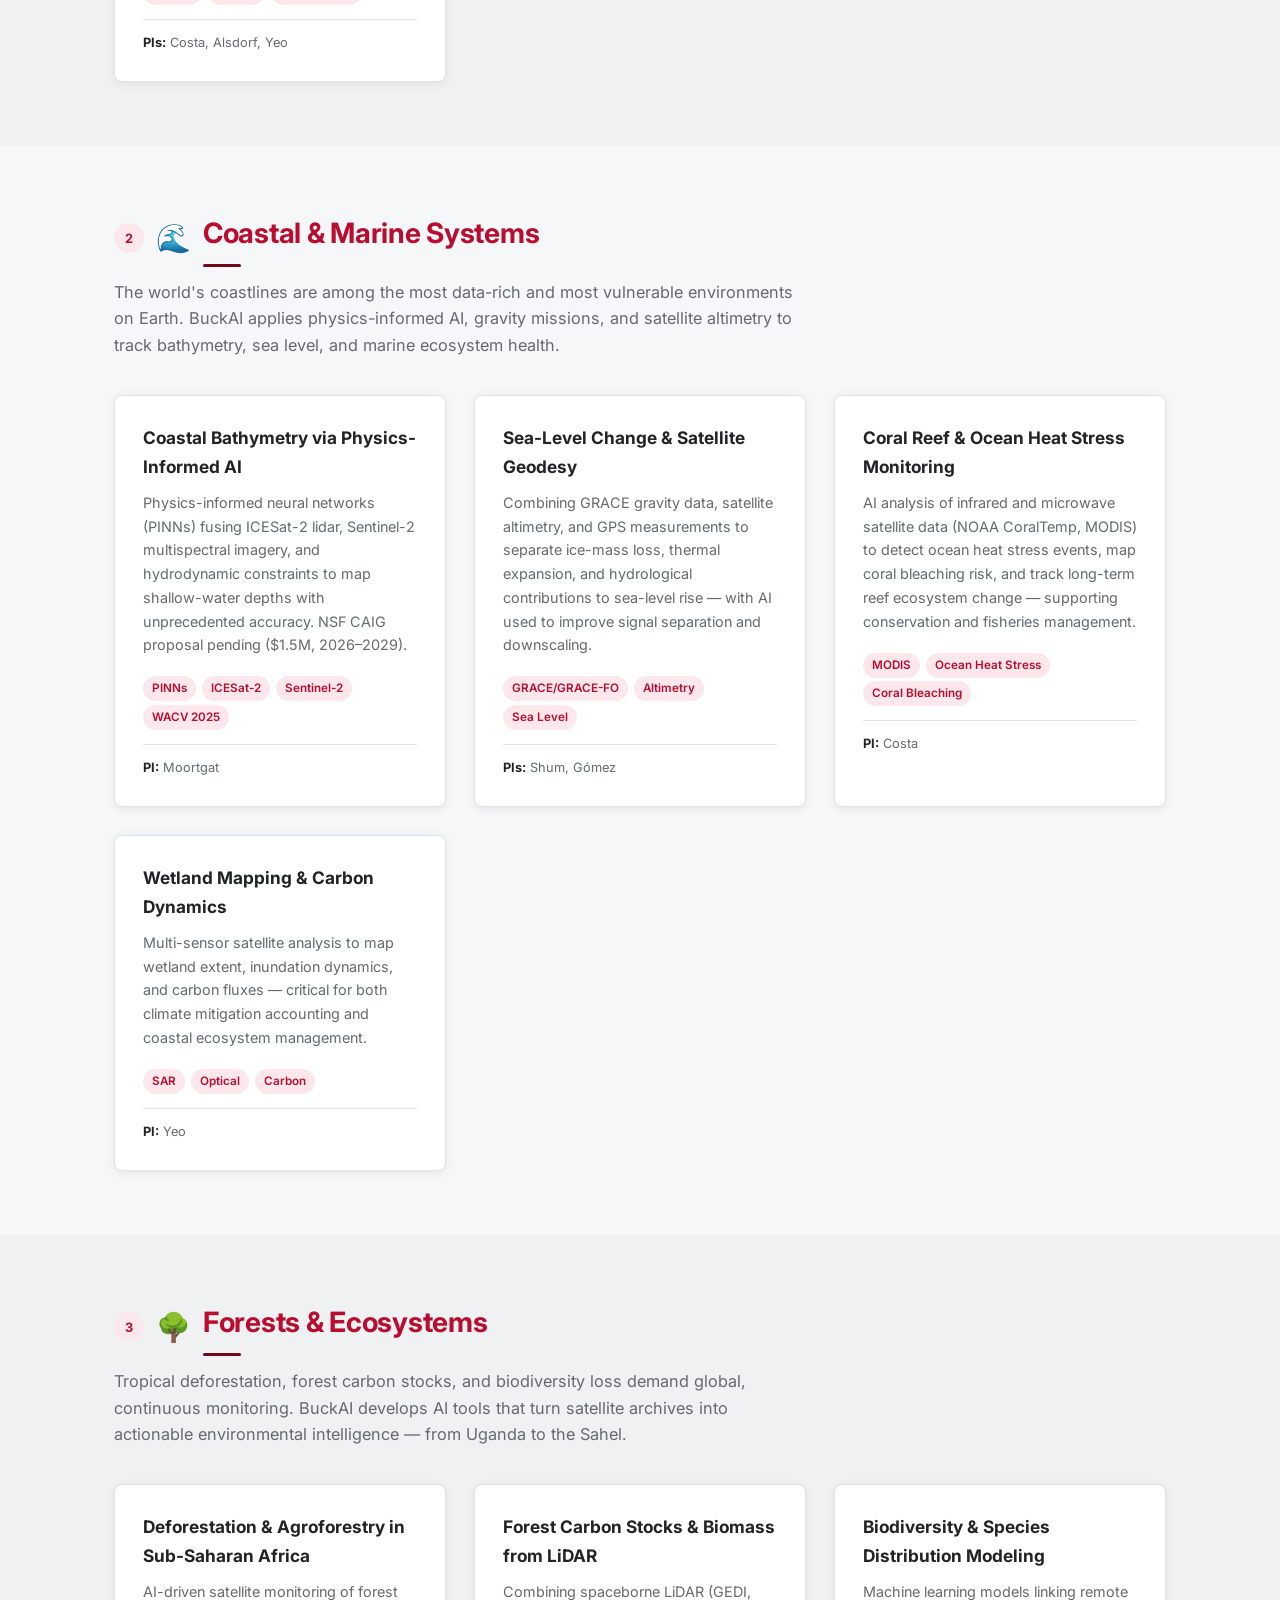
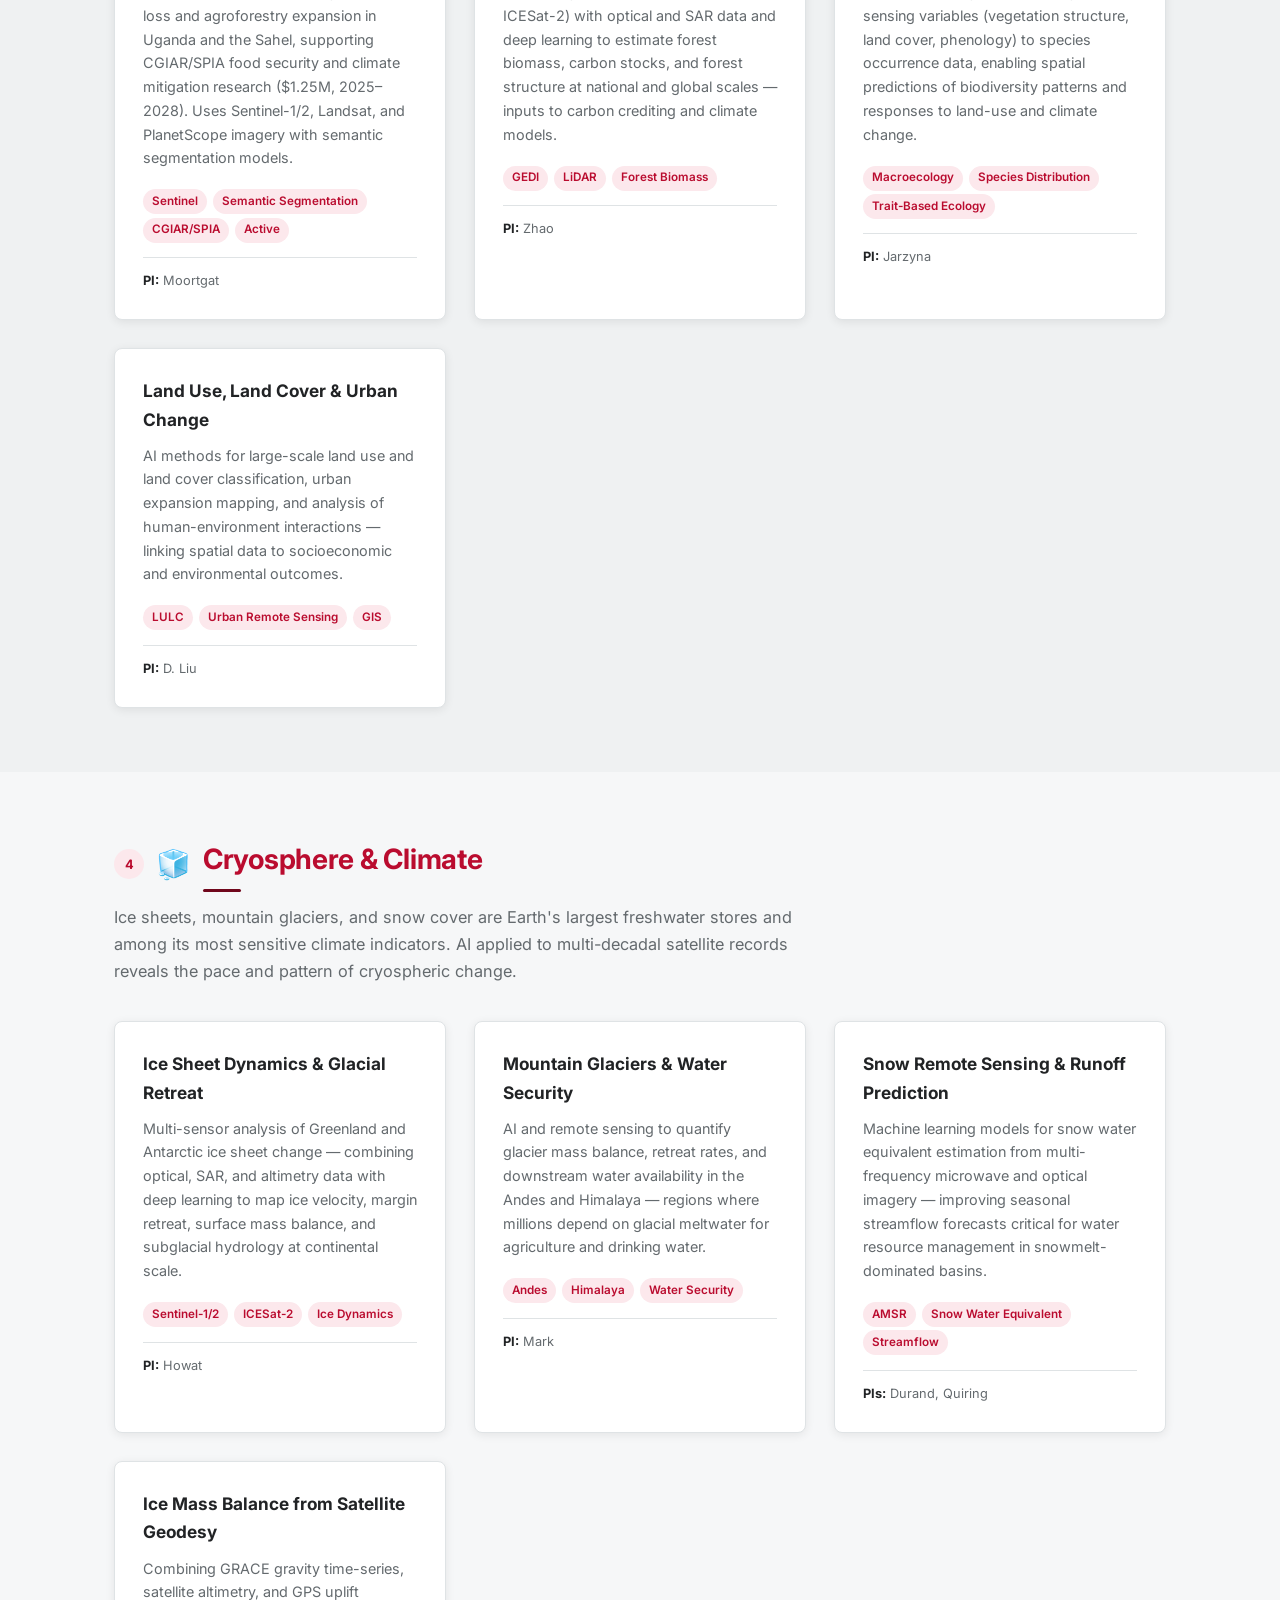
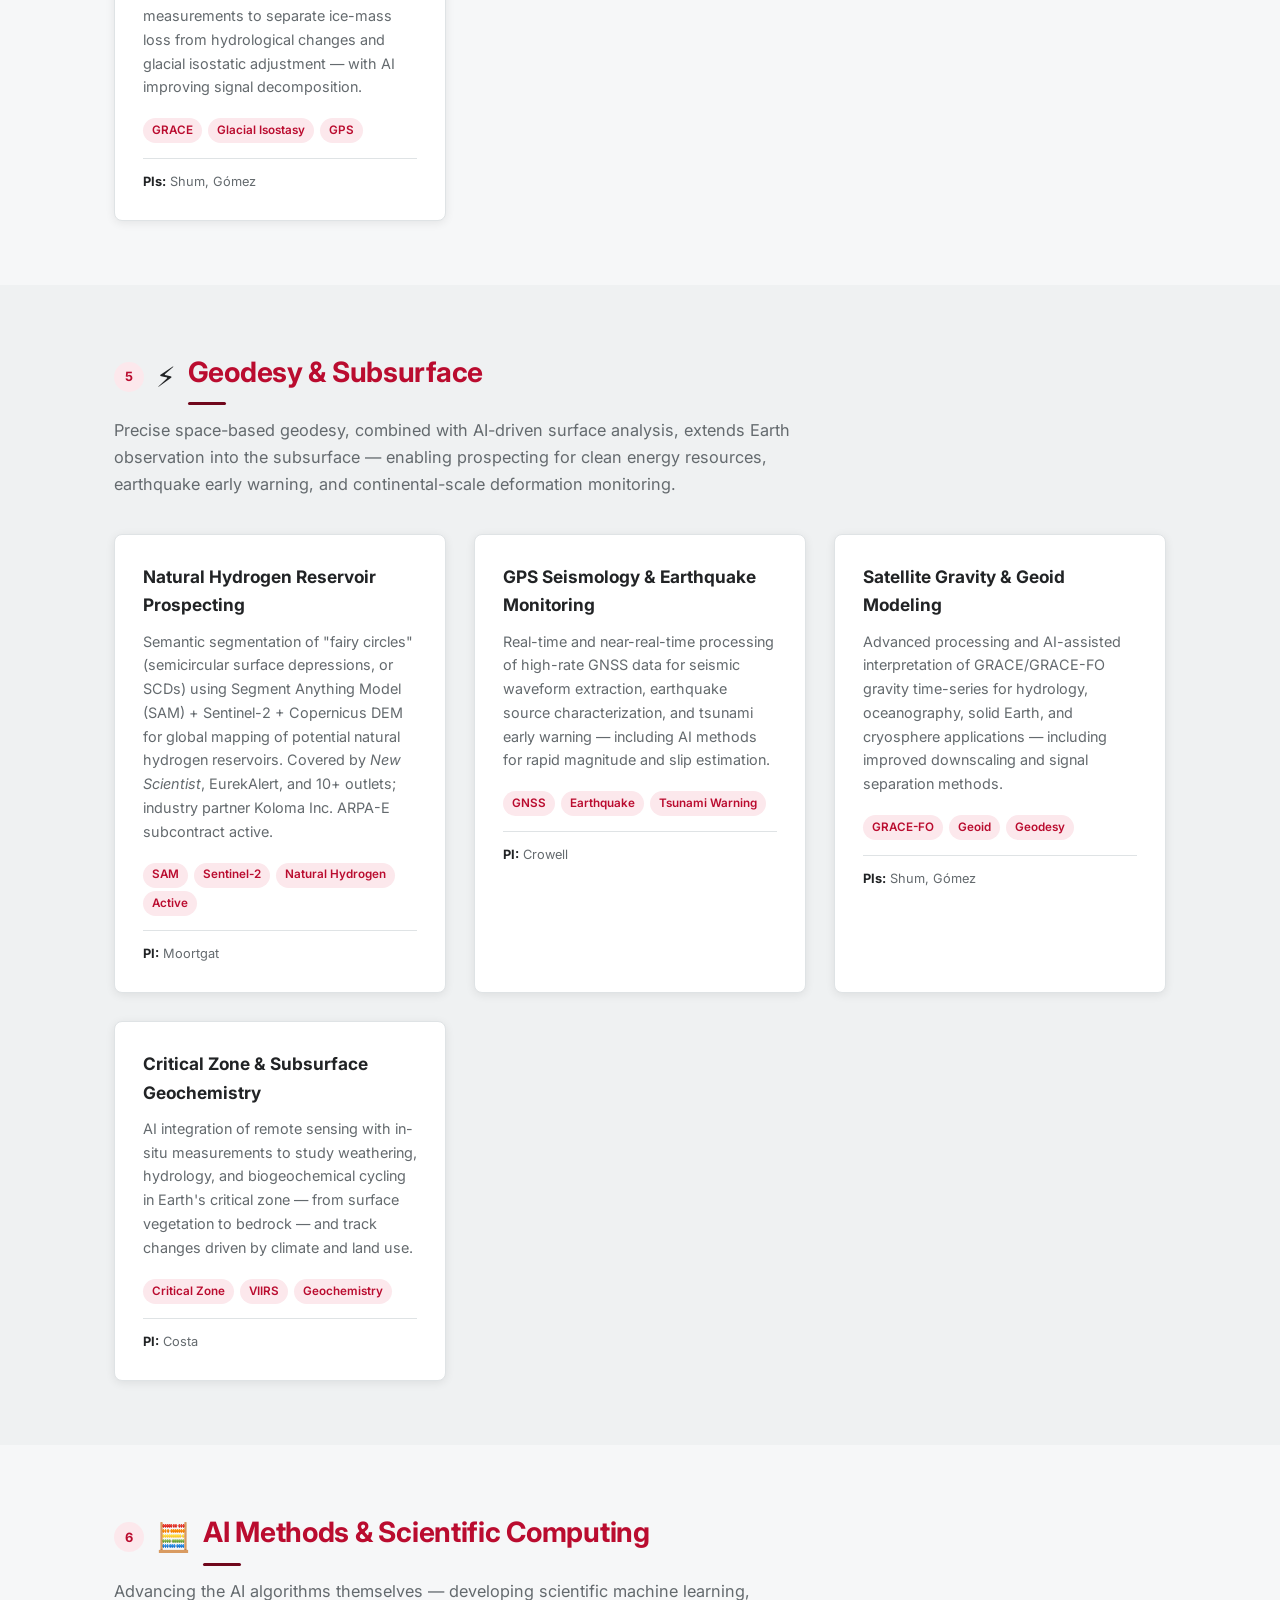
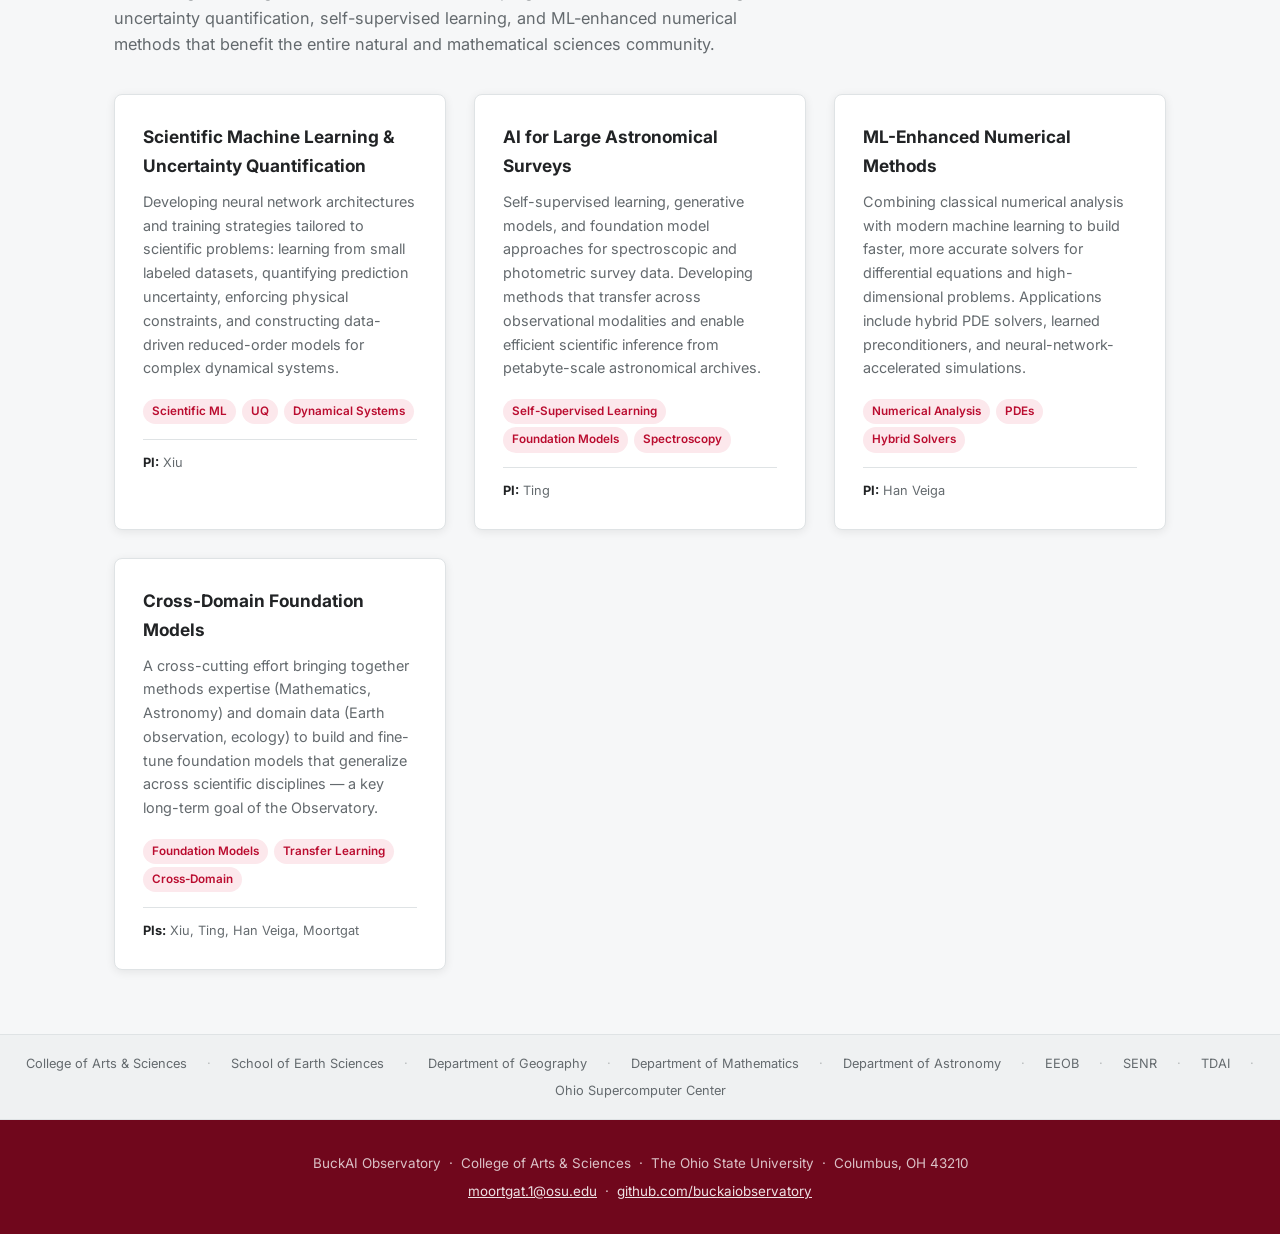
<file: research.html>
<!DOCTYPE html>
<html lang="en">
<head>
  <meta charset="UTF-8">
  <meta name="viewport" content="width=device-width, initial-scale=1.0">
  <title>Research — BuckAI Observatory</title>
  <meta name="description" content="BuckAI Observatory research themes: hydrology, coastal systems, forests, cryosphere, geodesy, and AI methods for science — connecting artificial intelligence to natural and mathematical sciences.">
  <link rel="preconnect" href="https://fonts.googleapis.com">
  <link rel="preconnect" href="https://fonts.gstatic.com" crossorigin>
  <link href="https://fonts.googleapis.com/css2?family=Inter:wght@400;600;700&display=swap" rel="stylesheet">
  <link rel="stylesheet" href="css/style.css">
</head>
<body>

  <!-- ===== NAVIGATION ===== -->
  <nav class="nav">
    <div class="nav-inner">
      <a href="index.html" class="nav-brand">
        <img src="images/buckai_logo.png" class="nav-brand-logo" alt="BuckAI Observatory logo">
        <span class="nav-brand-text">BuckAI Observatory
          <span>The Ohio State University</span>
        </span>
      </a>
      <button class="nav-hamburger" id="navHamburger" aria-label="Toggle navigation" aria-expanded="false">
        <span></span><span></span><span></span>
      </button>
      <ul class="nav-links" id="navLinks">
        <li><a href="index.html">Home</a></li>
        <li><a href="about.html">About</a></li>
        <li><a href="research.html">Research</a></li>
        <li><a href="people.html">People</a></li>
        <li><a href="resources.html">Resources</a></li>
        <li><a href="news.html">News</a></li>
        <li><a href="media.html">Media</a></li>
        <li><a href="contact.html">Contact</a></li>
        <li><a href="giving.html" class="nav-give">Giving</a></li>
      </ul>
    </div>
  </nav>

  <div class="page-wrapper">

    <div class="page-banner">
      <div class="page-banner-inner">
        <h1 class="page-banner-title">Research</h1>
        <p class="page-banner-sub">Six themes connecting AI to the natural and mathematical sciences</p>
      </div>
    </div>

    <nav class="page-toc" aria-label="On this page">
      <div class="page-toc-inner">
        <span class="page-toc-label">Themes</span>
        <a href="#hydrology">Hydrology</a>
        <a href="#coastal">Coastal &amp; Marine</a>
        <a href="#forests">Forests &amp; Ecosystems</a>
        <a href="#cryo">Cryosphere</a>
        <a href="#geodesy">Geodesy &amp; Subsurface</a>
        <a href="#ai-methods">AI Methods</a>
      </div>
    </nav>

    <!-- ===== INTRO ===== -->
    <section class="section">
      <div class="container">
        <p style="font-size:1rem; line-height:1.8; max-width:820px; color:var(--text)">
          BuckAI's research program applies deep learning, computer vision, and physics-informed AI to large scientific datasets — from the full spectrum of satellite modalities to astronomical surveys and high-dimensional numerical simulations. While Earth observation is our primary focus, our six themes extend from applied remote sensing to the development and advancement of AI algorithms for science more broadly. Affiliated faculty and students span Earth Sciences, Geography, Mathematics, Astronomy, Ecology, and Environmental Sciences.
        </p>
      </div>
    </section>

    <!-- ===== THEME 1 ===== -->
    <section class="section section-alt" id="hydrology">
      <div class="container">
        <div style="display:flex; align-items:center; gap:0.75rem; margin-bottom:0.5rem">
          <div class="theme-number">1</div>
          <span style="font-size:1.75rem">🌊</span>
          <h2 class="section-title" style="margin:0">Hydrology &amp; Water Resources</h2>
        </div>
        <p class="section-lead">
          From Arctic rivers to the Amazon floodplain, AI tools are transforming our ability to monitor water bodies at global scale, with millimeter to meter precision, at temporal frequencies previously impossible with manual analysis.
        </p>
        <div class="theme-grid">
          <div class="theme-card">
            <div class="theme-title">River Classification at Sub-Meter Resolution</div>
            <div class="theme-body">Fully convolutional neural networks trained on 30 cm WorldView/QuickBird commercial imagery achieve &gt;90% precision and recall for river detection. Enables tracking of Arctic river width changes and snowmelt-driven discharge at seasonal to annual timescales.</div>
            <div class="theme-tags">
              <span class="tag">FCN</span>
              <span class="tag">WorldView</span>
              <span class="tag">Remote Sensing Env. 2022</span>
            </div>
            <div class="theme-people"><strong>PI:</strong> Moortgat</div>
          </div>
          <div class="theme-card">
            <div class="theme-title">Super-Resolution Water Mapping</div>
            <div class="theme-body">Deep neural networks applied to free Sentinel-2 multispectral imagery produce 2 m effective water classification maps, extending high-resolution monitoring to the global, cloud-free Sentinel archive rather than costly commercial data.</div>
            <div class="theme-tags">
              <span class="tag">Sentinel-2</span>
              <span class="tag">Super-resolution</span>
              <span class="tag">J. Hydrology 2023</span>
            </div>
            <div class="theme-people"><strong>PI:</strong> Moortgat</div>
          </div>
          <div class="theme-card">
            <div class="theme-title">River Discharge from Hypsometry + AI</div>
            <div class="theme-body">Combining river channel geometry (hypsometry) with multi-temporal satellite imagery to improve remote estimates of river discharge — bridging the gap between satellite observation and hydrological modeling needs.</div>
            <div class="theme-tags">
              <span class="tag">SWOT</span>
              <span class="tag">Remote Sensing Env. 2024</span>
            </div>
            <div class="theme-people"><strong>PIs:</strong> Moortgat, Durand, Alsdorf</div>
          </div>
          <div class="theme-card">
            <div class="theme-title">Critical Zone Hydrology &amp; Remote Sensing</div>
            <div class="theme-body">AI analysis of multi-sensor satellite data (VIIRS, MODIS, GRACE) for large-scale monitoring of land-water-vegetation interactions, including changes in terrestrial water storage and land surface hydrology under climate change.</div>
            <div class="theme-tags">
              <span class="tag">GRACE</span>
              <span class="tag">MODIS</span>
              <span class="tag">Critical Zone</span>
            </div>
            <div class="theme-people"><strong>PIs:</strong> Costa, Alsdorf, Yeo</div>
          </div>
        </div>
      </div>
    </section>

    <!-- ===== THEME 2 ===== -->
    <section class="section" id="coastal">
      <div class="container">
        <div style="display:flex; align-items:center; gap:0.75rem; margin-bottom:0.5rem">
          <div class="theme-number">2</div>
          <span style="font-size:1.75rem">🌊</span>
          <h2 class="section-title" style="margin:0">Coastal &amp; Marine Systems</h2>
        </div>
        <p class="section-lead">
          The world's coastlines are among the most data-rich and most vulnerable environments on Earth. BuckAI applies physics-informed AI, gravity missions, and satellite altimetry to track bathymetry, sea level, and marine ecosystem health.
        </p>
        <div class="theme-grid">
          <div class="theme-card">
            <div class="theme-title">Coastal Bathymetry via Physics-Informed AI</div>
            <div class="theme-body">Physics-informed neural networks (PINNs) fusing ICESat-2 lidar, Sentinel-2 multispectral imagery, and hydrodynamic constraints to map shallow-water depths with unprecedented accuracy. NSF CAIG proposal pending ($1.5M, 2026–2029).</div>
            <div class="theme-tags">
              <span class="tag">PINNs</span>
              <span class="tag">ICESat-2</span>
              <span class="tag">Sentinel-2</span>
              <span class="tag">WACV 2025</span>
            </div>
            <div class="theme-people"><strong>PI:</strong> Moortgat</div>
          </div>
          <div class="theme-card">
            <div class="theme-title">Sea-Level Change &amp; Satellite Geodesy</div>
            <div class="theme-body">Combining GRACE gravity data, satellite altimetry, and GPS measurements to separate ice-mass loss, thermal expansion, and hydrological contributions to sea-level rise — with AI used to improve signal separation and downscaling.</div>
            <div class="theme-tags">
              <span class="tag">GRACE/GRACE-FO</span>
              <span class="tag">Altimetry</span>
              <span class="tag">Sea Level</span>
            </div>
            <div class="theme-people"><strong>PIs:</strong> Shum, Gómez</div>
          </div>
          <div class="theme-card">
            <div class="theme-title">Coral Reef &amp; Ocean Heat Stress Monitoring</div>
            <div class="theme-body">AI analysis of infrared and microwave satellite data (NOAA CoralTemp, MODIS) to detect ocean heat stress events, map coral bleaching risk, and track long-term reef ecosystem change — supporting conservation and fisheries management.</div>
            <div class="theme-tags">
              <span class="tag">MODIS</span>
              <span class="tag">Ocean Heat Stress</span>
              <span class="tag">Coral Bleaching</span>
            </div>
            <div class="theme-people"><strong>PI:</strong> Costa</div>
          </div>
          <div class="theme-card">
            <div class="theme-title">Wetland Mapping &amp; Carbon Dynamics</div>
            <div class="theme-body">Multi-sensor satellite analysis to map wetland extent, inundation dynamics, and carbon fluxes — critical for both climate mitigation accounting and coastal ecosystem management.</div>
            <div class="theme-tags">
              <span class="tag">SAR</span>
              <span class="tag">Optical</span>
              <span class="tag">Carbon</span>
            </div>
            <div class="theme-people"><strong>PI:</strong> Yeo</div>
          </div>
        </div>
      </div>
    </section>

    <!-- ===== THEME 3 ===== -->
    <section class="section section-alt" id="forests">
      <div class="container">
        <div style="display:flex; align-items:center; gap:0.75rem; margin-bottom:0.5rem">
          <div class="theme-number">3</div>
          <span style="font-size:1.75rem">🌳</span>
          <h2 class="section-title" style="margin:0">Forests &amp; Ecosystems</h2>
        </div>
        <p class="section-lead">
          Tropical deforestation, forest carbon stocks, and biodiversity loss demand global, continuous monitoring. BuckAI develops AI tools that turn satellite archives into actionable environmental intelligence — from Uganda to the Sahel.
        </p>
        <div class="theme-grid">
          <div class="theme-card">
            <div class="theme-title">Deforestation &amp; Agroforestry in Sub-Saharan Africa</div>
            <div class="theme-body">AI-driven satellite monitoring of forest loss and agroforestry expansion in Uganda and the Sahel, supporting CGIAR/SPIA food security and climate mitigation research ($1.25M, 2025–2028). Uses Sentinel-1/2, Landsat, and PlanetScope imagery with semantic segmentation models.</div>
            <div class="theme-tags">
              <span class="tag">Sentinel</span>
              <span class="tag">Semantic Segmentation</span>
              <span class="tag">CGIAR/SPIA</span>
              <span class="tag-scarlet tag">Active</span>
            </div>
            <div class="theme-people"><strong>PI:</strong> Moortgat</div>
          </div>
          <div class="theme-card">
            <div class="theme-title">Forest Carbon Stocks &amp; Biomass from LiDAR</div>
            <div class="theme-body">Combining spaceborne LiDAR (GEDI, ICESat-2) with optical and SAR data and deep learning to estimate forest biomass, carbon stocks, and forest structure at national and global scales — inputs to carbon crediting and climate models.</div>
            <div class="theme-tags">
              <span class="tag">GEDI</span>
              <span class="tag">LiDAR</span>
              <span class="tag">Forest Biomass</span>
            </div>
            <div class="theme-people"><strong>PI:</strong> Zhao</div>
          </div>
          <div class="theme-card">
            <div class="theme-title">Biodiversity &amp; Species Distribution Modeling</div>
            <div class="theme-body">Machine learning models linking remote sensing variables (vegetation structure, land cover, phenology) to species occurrence data, enabling spatial predictions of biodiversity patterns and responses to land-use and climate change.</div>
            <div class="theme-tags">
              <span class="tag">Macroecology</span>
              <span class="tag">Species Distribution</span>
              <span class="tag">Trait-Based Ecology</span>
            </div>
            <div class="theme-people"><strong>PI:</strong> Jarzyna</div>
          </div>
          <div class="theme-card">
            <div class="theme-title">Land Use, Land Cover &amp; Urban Change</div>
            <div class="theme-body">AI methods for large-scale land use and land cover classification, urban expansion mapping, and analysis of human-environment interactions — linking spatial data to socioeconomic and environmental outcomes.</div>
            <div class="theme-tags">
              <span class="tag">LULC</span>
              <span class="tag">Urban Remote Sensing</span>
              <span class="tag">GIS</span>
            </div>
            <div class="theme-people"><strong>PI:</strong> D. Liu</div>
          </div>
        </div>
      </div>
    </section>

    <!-- ===== THEME 4 ===== -->
    <section class="section" id="cryo">
      <div class="container">
        <div style="display:flex; align-items:center; gap:0.75rem; margin-bottom:0.5rem">
          <div class="theme-number">4</div>
          <span style="font-size:1.75rem">🧊</span>
          <h2 class="section-title" style="margin:0">Cryosphere &amp; Climate</h2>
        </div>
        <p class="section-lead">
          Ice sheets, mountain glaciers, and snow cover are Earth's largest freshwater stores and among its most sensitive climate indicators. AI applied to multi-decadal satellite records reveals the pace and pattern of cryospheric change.
        </p>
        <div class="theme-grid">
          <div class="theme-card">
            <div class="theme-title">Ice Sheet Dynamics &amp; Glacial Retreat</div>
            <div class="theme-body">Multi-sensor analysis of Greenland and Antarctic ice sheet change — combining optical, SAR, and altimetry data with deep learning to map ice velocity, margin retreat, surface mass balance, and subglacial hydrology at continental scale.</div>
            <div class="theme-tags">
              <span class="tag">Sentinel-1/2</span>
              <span class="tag">ICESat-2</span>
              <span class="tag">Ice Dynamics</span>
            </div>
            <div class="theme-people"><strong>PI:</strong> Howat</div>
          </div>
          <div class="theme-card">
            <div class="theme-title">Mountain Glaciers &amp; Water Security</div>
            <div class="theme-body">AI and remote sensing to quantify glacier mass balance, retreat rates, and downstream water availability in the Andes and Himalaya — regions where millions depend on glacial meltwater for agriculture and drinking water.</div>
            <div class="theme-tags">
              <span class="tag">Andes</span>
              <span class="tag">Himalaya</span>
              <span class="tag">Water Security</span>
            </div>
            <div class="theme-people"><strong>PI:</strong> Mark</div>
          </div>
          <div class="theme-card">
            <div class="theme-title">Snow Remote Sensing &amp; Runoff Prediction</div>
            <div class="theme-body">Machine learning models for snow water equivalent estimation from multi-frequency microwave and optical imagery — improving seasonal streamflow forecasts critical for water resource management in snowmelt-dominated basins.</div>
            <div class="theme-tags">
              <span class="tag">AMSR</span>
              <span class="tag">Snow Water Equivalent</span>
              <span class="tag">Streamflow</span>
            </div>
            <div class="theme-people"><strong>PIs:</strong> Durand, Quiring</div>
          </div>
          <div class="theme-card">
            <div class="theme-title">Ice Mass Balance from Satellite Geodesy</div>
            <div class="theme-body">Combining GRACE gravity time-series, satellite altimetry, and GPS uplift measurements to separate ice-mass loss from hydrological changes and glacial isostatic adjustment — with AI improving signal decomposition.</div>
            <div class="theme-tags">
              <span class="tag">GRACE</span>
              <span class="tag">Glacial Isostasy</span>
              <span class="tag">GPS</span>
            </div>
            <div class="theme-people"><strong>PIs:</strong> Shum, Gómez</div>
          </div>
        </div>
      </div>
    </section>

    <!-- ===== THEME 5 ===== -->
    <section class="section section-alt" id="geodesy">
      <div class="container">
        <div style="display:flex; align-items:center; gap:0.75rem; margin-bottom:0.5rem">
          <div class="theme-number">5</div>
          <span style="font-size:1.75rem">⚡</span>
          <h2 class="section-title" style="margin:0">Geodesy &amp; Subsurface</h2>
        </div>
        <p class="section-lead">
          Precise space-based geodesy, combined with AI-driven surface analysis, extends Earth observation into the subsurface — enabling prospecting for clean energy resources, earthquake early warning, and continental-scale deformation monitoring.
        </p>
        <div class="theme-grid">
          <div class="theme-card">
            <div class="theme-title">Natural Hydrogen Reservoir Prospecting</div>
            <div class="theme-body">Semantic segmentation of "fairy circles" (semicircular surface depressions, or SCDs) using Segment Anything Model (SAM) + Sentinel-2 + Copernicus DEM for global mapping of potential natural hydrogen reservoirs. Covered by <em>New Scientist</em>, EurekAlert, and 10+ outlets; industry partner Koloma Inc. ARPA-E subcontract active.</div>
            <div class="theme-tags">
              <span class="tag">SAM</span>
              <span class="tag">Sentinel-2</span>
              <span class="tag">Natural Hydrogen</span>
              <span class="tag-scarlet tag">Active</span>
            </div>
            <div class="theme-people"><strong>PI:</strong> Moortgat</div>
          </div>
          <div class="theme-card">
            <div class="theme-title">GPS Seismology &amp; Earthquake Monitoring</div>
            <div class="theme-body">Real-time and near-real-time processing of high-rate GNSS data for seismic waveform extraction, earthquake source characterization, and tsunami early warning — including AI methods for rapid magnitude and slip estimation.</div>
            <div class="theme-tags">
              <span class="tag">GNSS</span>
              <span class="tag">Earthquake</span>
              <span class="tag">Tsunami Warning</span>
            </div>
            <div class="theme-people"><strong>PI:</strong> Crowell</div>
          </div>
          <div class="theme-card">
            <div class="theme-title">Satellite Gravity &amp; Geoid Modeling</div>
            <div class="theme-body">Advanced processing and AI-assisted interpretation of GRACE/GRACE-FO gravity time-series for hydrology, oceanography, solid Earth, and cryosphere applications — including improved downscaling and signal separation methods.</div>
            <div class="theme-tags">
              <span class="tag">GRACE-FO</span>
              <span class="tag">Geoid</span>
              <span class="tag">Geodesy</span>
            </div>
            <div class="theme-people"><strong>PIs:</strong> Shum, Gómez</div>
          </div>
          <div class="theme-card">
            <div class="theme-title">Critical Zone &amp; Subsurface Geochemistry</div>
            <div class="theme-body">AI integration of remote sensing with in-situ measurements to study weathering, hydrology, and biogeochemical cycling in Earth's critical zone — from surface vegetation to bedrock — and track changes driven by climate and land use.</div>
            <div class="theme-tags">
              <span class="tag">Critical Zone</span>
              <span class="tag">VIIRS</span>
              <span class="tag">Geochemistry</span>
            </div>
            <div class="theme-people"><strong>PI:</strong> Costa</div>
          </div>
        </div>
      </div>
    </section>

    <!-- ===== THEME 6 ===== -->
    <section class="section" id="ai-methods">
      <div class="container">
        <div style="display:flex; align-items:center; gap:0.75rem; margin-bottom:0.5rem">
          <div class="theme-number">6</div>
          <span style="font-size:1.75rem">🧮</span>
          <h2 class="section-title" style="margin:0">AI Methods &amp; Scientific Computing</h2>
        </div>
        <p class="section-lead">
          Advancing the AI algorithms themselves — developing scientific machine learning, uncertainty quantification, self-supervised learning, and ML-enhanced numerical methods that benefit the entire natural and mathematical sciences community.
        </p>
        <div class="theme-grid">
          <div class="theme-card">
            <div class="theme-title">Scientific Machine Learning &amp; Uncertainty Quantification</div>
            <div class="theme-body">Developing neural network architectures and training strategies tailored to scientific problems: learning from small labeled datasets, quantifying prediction uncertainty, enforcing physical constraints, and constructing data-driven reduced-order models for complex dynamical systems.</div>
            <div class="theme-tags">
              <span class="tag">Scientific ML</span>
              <span class="tag">UQ</span>
              <span class="tag">Dynamical Systems</span>
            </div>
            <div class="theme-people"><strong>PI:</strong> Xiu</div>
          </div>
          <div class="theme-card">
            <div class="theme-title">AI for Large Astronomical Surveys</div>
            <div class="theme-body">Self-supervised learning, generative models, and foundation model approaches for spectroscopic and photometric survey data. Developing methods that transfer across observational modalities and enable efficient scientific inference from petabyte-scale astronomical archives.</div>
            <div class="theme-tags">
              <span class="tag">Self-Supervised Learning</span>
              <span class="tag">Foundation Models</span>
              <span class="tag">Spectroscopy</span>
            </div>
            <div class="theme-people"><strong>PI:</strong> Ting</div>
          </div>
          <div class="theme-card">
            <div class="theme-title">ML-Enhanced Numerical Methods</div>
            <div class="theme-body">Combining classical numerical analysis with modern machine learning to build faster, more accurate solvers for differential equations and high-dimensional problems. Applications include hybrid PDE solvers, learned preconditioners, and neural-network-accelerated simulations.</div>
            <div class="theme-tags">
              <span class="tag">Numerical Analysis</span>
              <span class="tag">PDEs</span>
              <span class="tag">Hybrid Solvers</span>
            </div>
            <div class="theme-people"><strong>PI:</strong> Han Veiga</div>
          </div>
          <div class="theme-card">
            <div class="theme-title">Cross-Domain Foundation Models</div>
            <div class="theme-body">A cross-cutting effort bringing together methods expertise (Mathematics, Astronomy) and domain data (Earth observation, ecology) to build and fine-tune foundation models that generalize across scientific disciplines — a key long-term goal of the Observatory.</div>
            <div class="theme-tags">
              <span class="tag">Foundation Models</span>
              <span class="tag">Transfer Learning</span>
              <span class="tag">Cross-Domain</span>
            </div>
            <div class="theme-people"><strong>PIs:</strong> Xiu, Ting, Han Veiga, Moortgat</div>
          </div>
        </div>
      </div>
    </section>

    <!-- ===== AFFILIATIONS ===== -->
    <div class="affil-strip">
      <div class="affil-strip-inner">
        <a href="https://artsandsciences.osu.edu" target="_blank" rel="noopener">College of Arts &amp; Sciences</a>
        <span class="sep">·</span>
        <a href="https://earthsciences.osu.edu" target="_blank" rel="noopener">School of Earth Sciences</a>
        <span class="sep">·</span>
        <a href="https://geography.osu.edu" target="_blank" rel="noopener">Department of Geography</a>
        <span class="sep">·</span>
        <a href="https://math.osu.edu" target="_blank" rel="noopener">Department of Mathematics</a>
        <span class="sep">·</span>
        <a href="https://astronomy.osu.edu" target="_blank" rel="noopener">Department of Astronomy</a>
        <span class="sep">·</span>
        <a href="https://eeob.osu.edu" target="_blank" rel="noopener">EEOB</a>
        <span class="sep">·</span>
        <a href="https://senr.osu.edu" target="_blank" rel="noopener">SENR</a>
        <span class="sep">·</span>
        <a href="https://tdai.osu.edu" target="_blank" rel="noopener">TDAI</a>
        <span class="sep">·</span>
        <a href="https://osc.edu" target="_blank" rel="noopener">Ohio Supercomputer Center</a>
      </div>
    </div>

  </div><!-- end page-wrapper -->

  <footer>
    <div class="container">
      <p>BuckAI Observatory &nbsp;·&nbsp; College of Arts &amp; Sciences &nbsp;·&nbsp; The Ohio State University &nbsp;·&nbsp; Columbus, OH 43210</p>
      <p><a href="mailto:moortgat.1@osu.edu">moortgat.1@osu.edu</a> &nbsp;·&nbsp; <a href="https://github.com/buckaiobservatory" target="_blank" rel="noopener">github.com/buckaiobservatory</a></p>
    </div>
  </footer>

  <script src="js/main.js"></script>
</body>
</html>
</file>
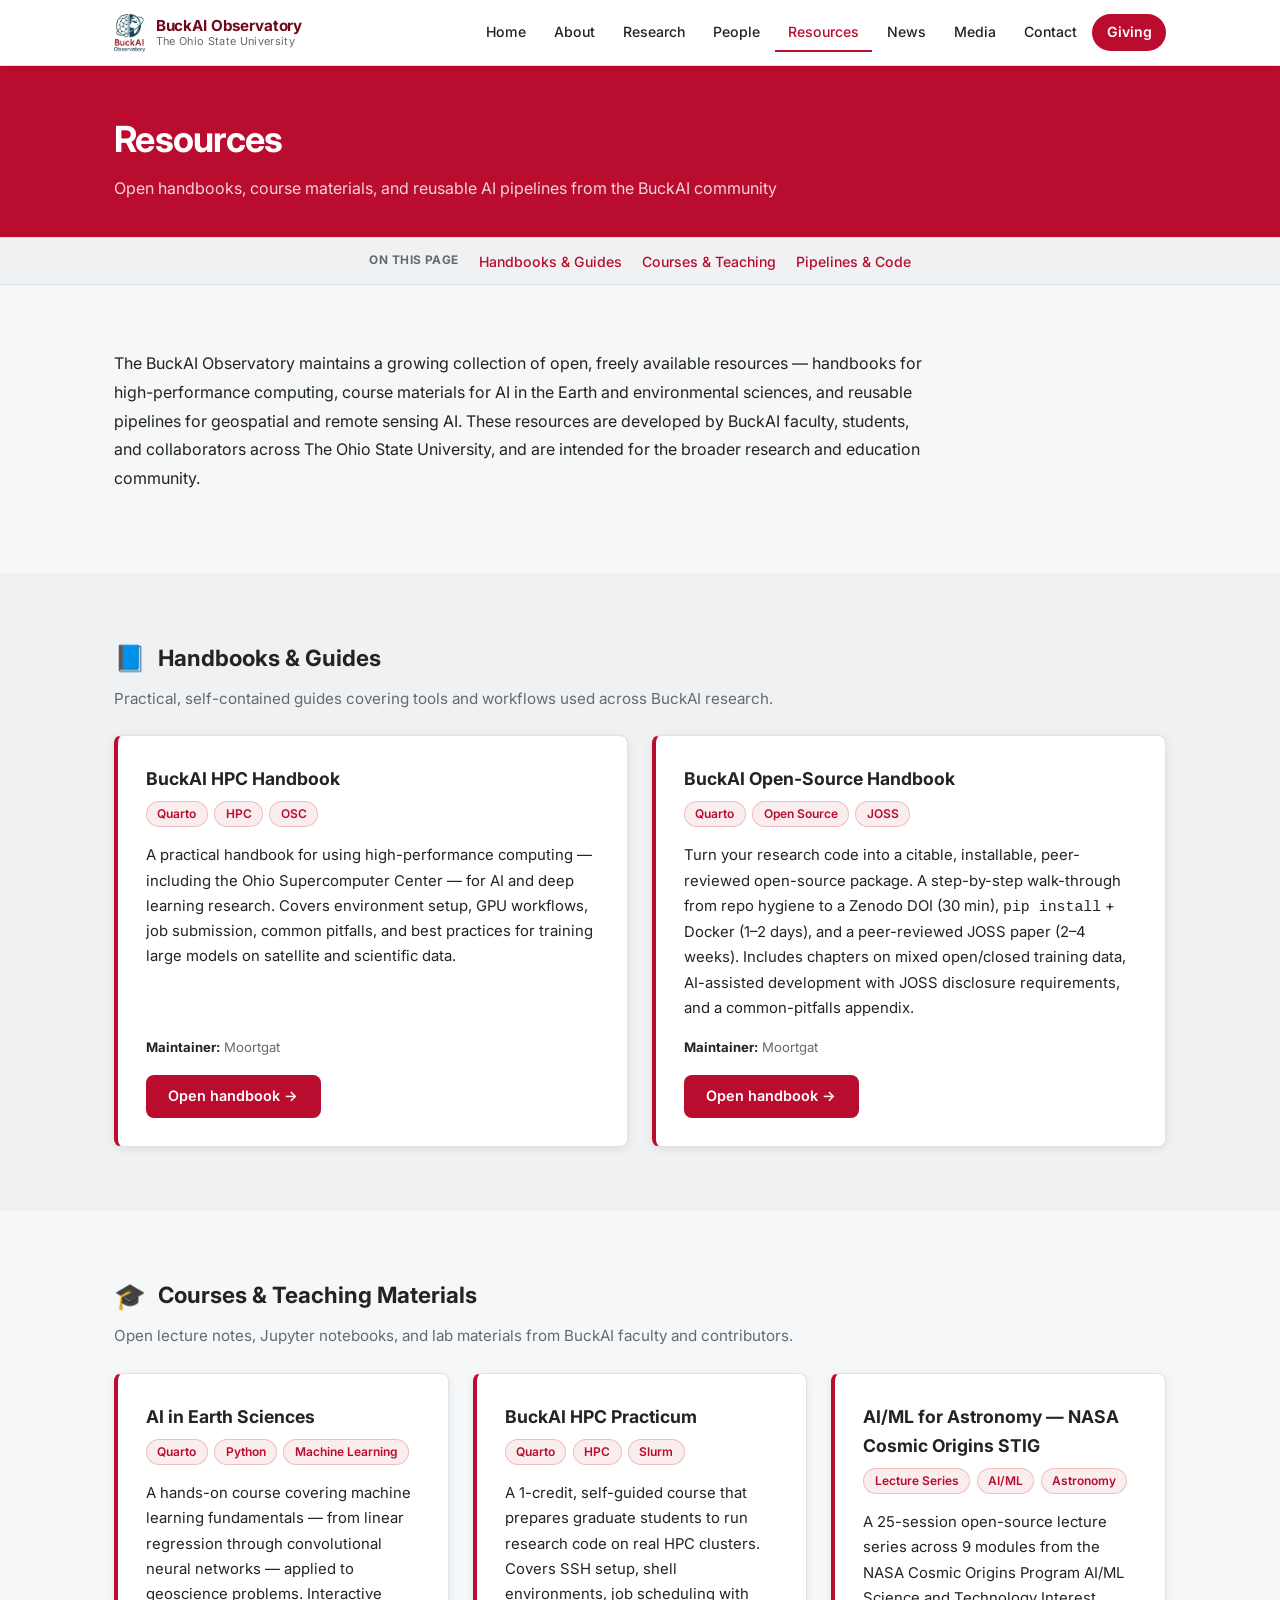
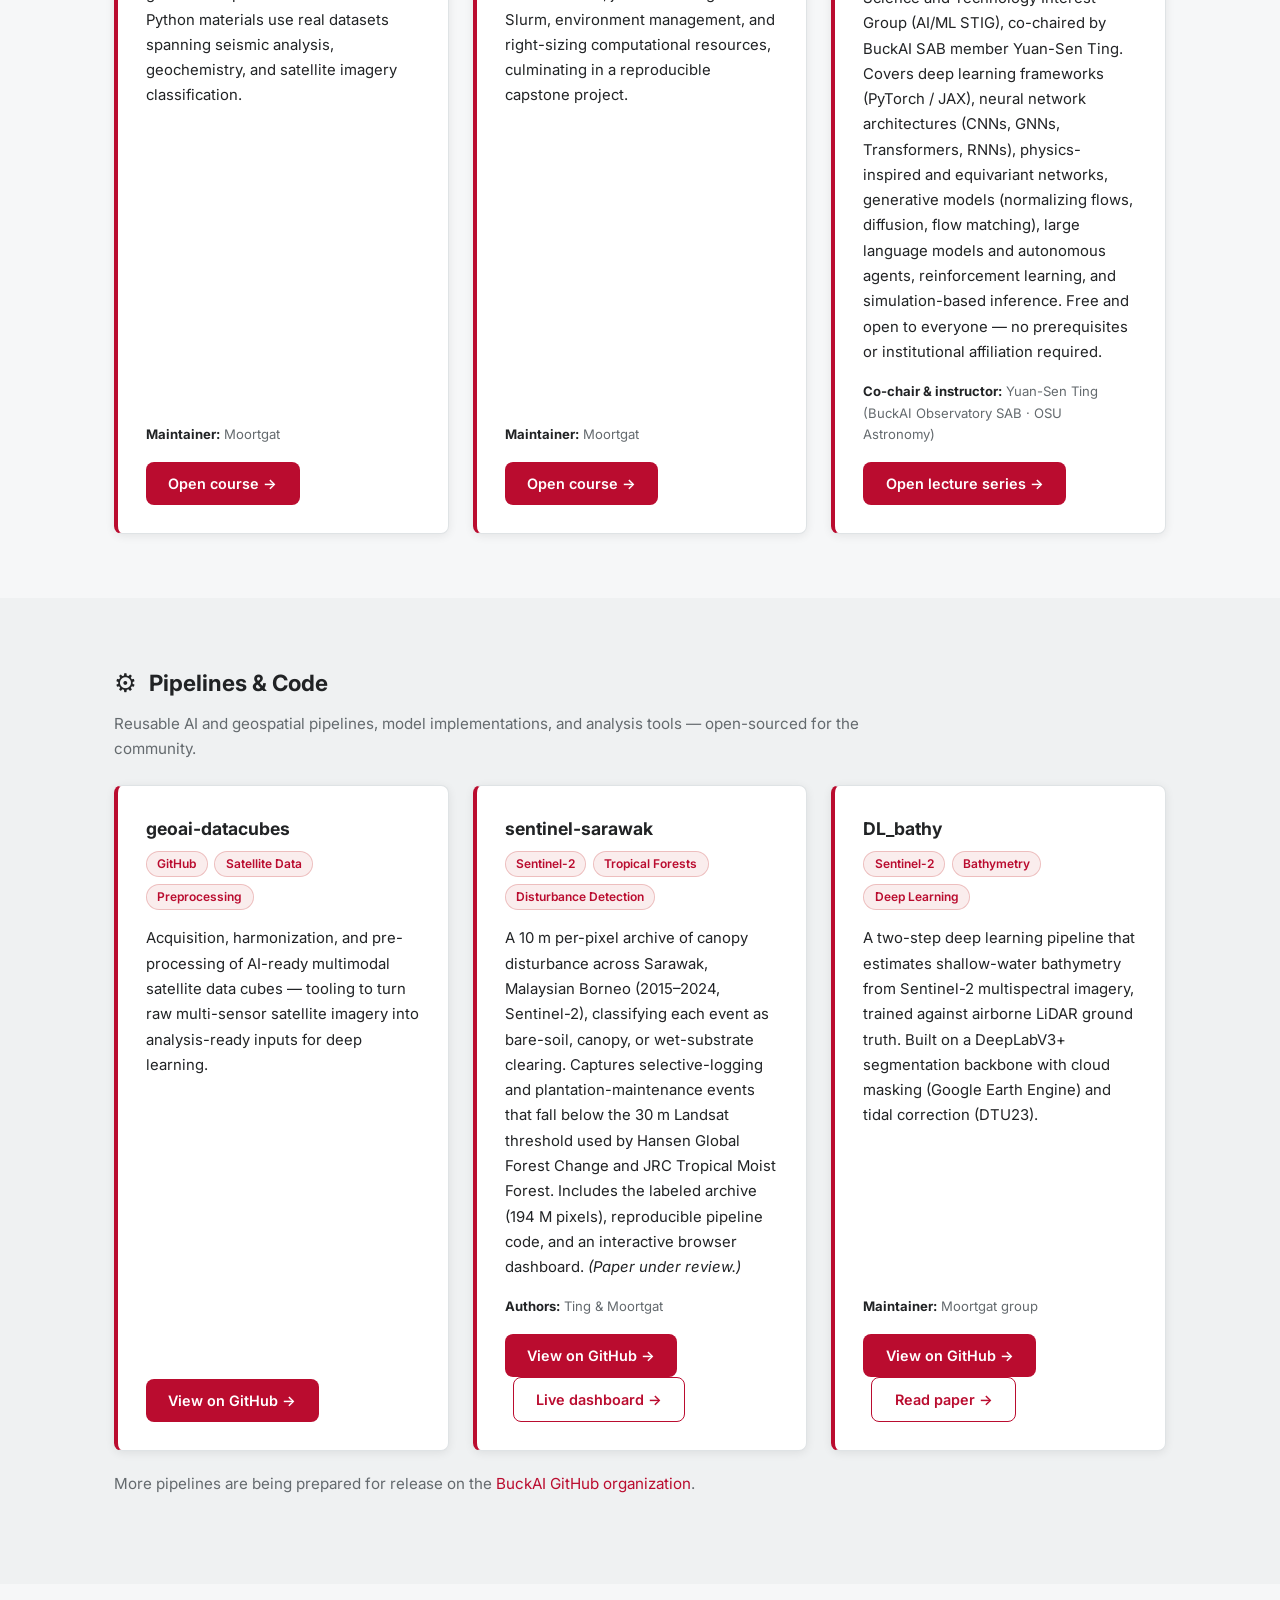
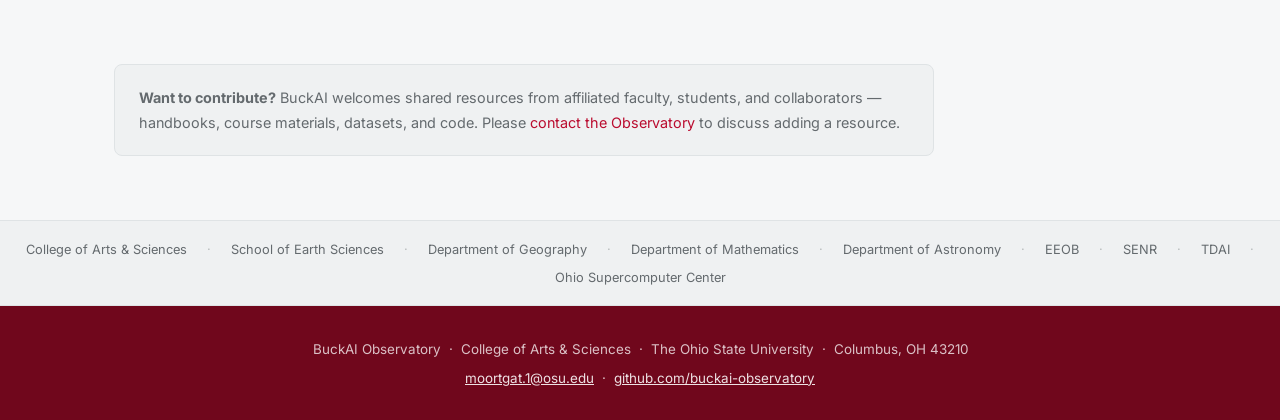
<file: resources.html>
<!DOCTYPE html>
<html lang="en">
<head>
  <meta charset="UTF-8">
  <meta name="viewport" content="width=device-width, initial-scale=1.0">
  <title>Resources — BuckAI Observatory</title>
  <meta name="description" content="Open handbooks, course materials, and reusable AI pipelines from the BuckAI Observatory at The Ohio State University.">
  <link rel="preconnect" href="https://fonts.googleapis.com">
  <link rel="preconnect" href="https://fonts.gstatic.com" crossorigin>
  <link href="https://fonts.googleapis.com/css2?family=Inter:wght@400;600;700&display=swap" rel="stylesheet">
  <link rel="stylesheet" href="css/style.css">
  <style>
    .resource-intro {
      font-size: 1rem;
      line-height: 1.8;
      max-width: 820px;
      color: var(--text);
      margin-bottom: 1rem;
    }

    .resource-category {
      display: flex;
      align-items: center;
      gap: 0.75rem;
      margin-bottom: 0.4rem;
    }
    .resource-category h2 {
      margin: 0;
      font-size: 1.4rem;
      font-weight: 700;
      color: var(--text);
    }
    .resource-category-icon { font-size: 1.6rem; }
    .resource-category-lead {
      color: var(--muted);
      font-size: 0.95rem;
      max-width: 760px;
      margin-bottom: 1.5rem;
    }

    .resource-grid {
      display: grid;
      grid-template-columns: repeat(auto-fit, minmax(320px, 1fr));
      gap: 1.5rem;
    }

    .resource-card {
      background: var(--surface);
      border: 1px solid var(--border);
      border-left: 4px solid var(--scarlet);
      border-radius: var(--radius);
      padding: 1.75rem;
      box-shadow: var(--shadow);
      display: flex;
      flex-direction: column;
    }
    .resource-card h3 {
      font-size: 1.1rem;
      font-weight: 700;
      color: var(--text);
      margin-bottom: 0.5rem;
    }
    .resource-card p {
      font-size: 0.93rem;
      line-height: 1.7;
      color: var(--text);
      margin-bottom: 1rem;
      flex-grow: 1;
    }
    .resource-meta {
      display: flex;
      flex-wrap: wrap;
      gap: 0.4rem;
      margin-bottom: 1rem;
    }
    .resource-tag {
      font-size: 0.75rem;
      font-weight: 600;
      color: var(--scarlet);
      background: rgba(187, 0, 0, 0.07);
      border: 1px solid rgba(187, 0, 0, 0.2);
      border-radius: 999px;
      padding: 0.15rem 0.65rem;
    }
    .resource-credits {
      font-size: 0.82rem;
      color: var(--muted);
      margin-bottom: 1rem;
    }
    .resource-credits strong { color: var(--text); }
    .resource-card .btn {
      align-self: flex-start;
    }

    .resource-placeholder {
      background: var(--surface2);
      border: 1px dashed var(--border);
      border-radius: var(--radius);
      padding: 1.5rem 1.75rem;
      color: var(--muted);
      font-size: 0.92rem;
      line-height: 1.7;
      max-width: 820px;
    }
    .resource-placeholder strong { color: var(--text); }

    .resource-contribute {
      margin-top: 1rem;
      padding: 1.25rem 1.5rem;
      background: var(--surface2);
      border: 1px solid var(--border);
      border-radius: var(--radius);
      font-size: 0.9rem;
      color: var(--muted);
      max-width: 820px;
      line-height: 1.75;
    }
    .resource-contribute a { color: var(--scarlet); }
  </style>
</head>
<body>

  <!-- ===== NAVIGATION ===== -->
  <nav class="nav">
    <div class="nav-inner">
      <a href="index.html" class="nav-brand">
        <img src="images/buckai_logo.png" class="nav-brand-logo" alt="BuckAI Observatory logo">
        <span class="nav-brand-text">BuckAI Observatory
          <span>The Ohio State University</span>
        </span>
      </a>
      <button class="nav-hamburger" id="navHamburger" aria-label="Toggle navigation" aria-expanded="false">
        <span></span><span></span><span></span>
      </button>
      <ul class="nav-links" id="navLinks">
        <li><a href="index.html">Home</a></li>
        <li><a href="about.html">About</a></li>
        <li><a href="research.html">Research</a></li>
        <li><a href="people.html">People</a></li>
        <li><a href="resources.html" class="active">Resources</a></li>
        <li><a href="news.html">News</a></li>
        <li><a href="media.html">Media</a></li>
        <li><a href="contact.html">Contact</a></li>
        <li><a href="giving.html" class="nav-give">Giving</a></li>
      </ul>
    </div>
  </nav>

  <div class="page-wrapper">

    <div class="page-banner">
      <div class="page-banner-inner">
        <h1 class="page-banner-title">Resources</h1>
        <p class="page-banner-sub">Open handbooks, course materials, and reusable AI pipelines from the BuckAI community</p>
      </div>
    </div>

    <nav class="page-toc" aria-label="On this page">
      <div class="page-toc-inner">
        <span class="page-toc-label">On this page</span>
        <a href="#handbooks">Handbooks &amp; Guides</a>
        <a href="#courses">Courses &amp; Teaching</a>
        <a href="#pipelines">Pipelines &amp; Code</a>
      </div>
    </nav>

    <section class="section">
      <div class="container">
        <p class="resource-intro">
          The BuckAI Observatory maintains a growing collection of open, freely available resources — handbooks for high-performance computing, course materials for AI in the Earth and environmental sciences, and reusable pipelines for geospatial and remote sensing AI. These resources are developed by BuckAI faculty, students, and collaborators across The Ohio State University, and are intended for the broader research and education community.
        </p>
      </div>
    </section>

    <!-- ===== HANDBOOKS & GUIDES ===== -->
    <section class="section section-alt" id="handbooks">
      <div class="container">
        <div class="resource-category">
          <span class="resource-category-icon">📘</span>
          <h2>Handbooks &amp; Guides</h2>
        </div>
        <p class="resource-category-lead">
          Practical, self-contained guides covering tools and workflows used across BuckAI research.
        </p>

        <div class="resource-grid">
          <div class="resource-card">
            <h3>BuckAI HPC Handbook</h3>
            <div class="resource-meta">
              <span class="resource-tag">Quarto</span>
              <span class="resource-tag">HPC</span>
              <span class="resource-tag">OSC</span>
            </div>
            <p>
              A practical handbook for using high-performance computing — including the Ohio Supercomputer Center — for AI and deep learning research. Covers environment setup, GPU workflows, job submission, common pitfalls, and best practices for training large models on satellite and scientific data.
            </p>
            <div class="resource-credits"><strong>Maintainer:</strong> Moortgat</div>
            <a href="https://buckai-observatory.org/buckai-hpc-handbook/"
               class="btn btn-scarlet"
               target="_blank"
               rel="noopener noreferrer">Open handbook →</a>
          </div>
          <div class="resource-card">
            <h3>BuckAI Open-Source Handbook</h3>
            <div class="resource-meta">
              <span class="resource-tag">Quarto</span>
              <span class="resource-tag">Open Source</span>
              <span class="resource-tag">JOSS</span>
            </div>
            <p>
              Turn your research code into a citable, installable, peer-reviewed open-source package. A step-by-step walk-through from repo hygiene to a Zenodo DOI (30 min), <code>pip install</code> + Docker (1–2 days), and a peer-reviewed JOSS paper (2–4 weeks). Includes chapters on mixed open/closed training data, AI-assisted development with JOSS disclosure requirements, and a common-pitfalls appendix.
            </p>
            <div class="resource-credits"><strong>Maintainer:</strong> Moortgat</div>
            <a href="https://buckai-observatory.org/buckai-open-source-handbook/"
               class="btn btn-scarlet"
               target="_blank"
               rel="noopener noreferrer">Open handbook →</a>
          </div>
        </div>
      </div>
    </section>

    <!-- ===== COURSES & TEACHING MATERIALS ===== -->
    <section class="section" id="courses">
      <div class="container">
        <div class="resource-category">
          <span class="resource-category-icon">🎓</span>
          <h2>Courses &amp; Teaching Materials</h2>
        </div>
        <p class="resource-category-lead">
          Open lecture notes, Jupyter notebooks, and lab materials from BuckAI faculty and contributors.
        </p>

        <div class="resource-grid">
          <div class="resource-card">
            <h3>AI in Earth Sciences</h3>
            <div class="resource-meta">
              <span class="resource-tag">Quarto</span>
              <span class="resource-tag">Python</span>
              <span class="resource-tag">Machine Learning</span>
            </div>
            <p>
              A hands-on course covering machine learning fundamentals — from linear regression through convolutional neural networks — applied to geoscience problems. Interactive Python materials use real datasets spanning seismic analysis, geochemistry, and satellite imagery classification.
            </p>
            <div class="resource-credits"><strong>Maintainer:</strong> Moortgat</div>
            <a href="https://buckai-observatory.org/edu-ai-earth-sciences/"
               class="btn btn-scarlet"
               target="_blank"
               rel="noopener noreferrer">Open course →</a>
          </div>
          <div class="resource-card">
            <h3>BuckAI HPC Practicum</h3>
            <div class="resource-meta">
              <span class="resource-tag">Quarto</span>
              <span class="resource-tag">HPC</span>
              <span class="resource-tag">Slurm</span>
            </div>
            <p>
              A 1-credit, self-guided course that prepares graduate students to run research code on real HPC clusters. Covers SSH setup, shell environments, job scheduling with Slurm, environment management, and right-sizing computational resources, culminating in a reproducible capstone project.
            </p>
            <div class="resource-credits"><strong>Maintainer:</strong> Moortgat</div>
            <a href="https://buckai-observatory.org/buckai-hpc-course/"
               class="btn btn-scarlet"
               target="_blank"
               rel="noopener noreferrer">Open course →</a>
          </div>
          <div class="resource-card">
            <h3>AI/ML for Astronomy &mdash; NASA Cosmic Origins STIG</h3>
            <div class="resource-meta">
              <span class="resource-tag">Lecture Series</span>
              <span class="resource-tag">AI/ML</span>
              <span class="resource-tag">Astronomy</span>
            </div>
            <p>
              A 25-session open-source lecture series across 9 modules from the NASA Cosmic Origins Program AI/ML Science and Technology Interest Group (AI/ML STIG), co-chaired by BuckAI SAB member Yuan-Sen Ting. Covers deep learning frameworks (PyTorch / JAX), neural network architectures (CNNs, GNNs, Transformers, RNNs), physics-inspired and equivariant networks, generative models (normalizing flows, diffusion, flow matching), large language models and autonomous agents, reinforcement learning, and simulation-based inference. Free and open to everyone &mdash; no prerequisites or institutional affiliation required.
            </p>
            <div class="resource-credits"><strong>Co-chair &amp; instructor:</strong> Yuan-Sen Ting (BuckAI Observatory SAB &middot; OSU Astronomy)</div>
            <a href="https://tingyuansen.github.io/NASA_AI_ML_STIG/"
               class="btn btn-scarlet"
               target="_blank"
               rel="noopener noreferrer">Open lecture series &rarr;</a>
          </div>
        </div>
      </div>
    </section>

    <!-- ===== PIPELINES & CODE ===== -->
    <section class="section section-alt" id="pipelines">
      <div class="container">
        <div class="resource-category">
          <span class="resource-category-icon">⚙️</span>
          <h2>Pipelines &amp; Code</h2>
        </div>
        <p class="resource-category-lead">
          Reusable AI and geospatial pipelines, model implementations, and analysis tools — open-sourced for the community.
        </p>

        <div class="resource-grid">
          <div class="resource-card">
            <h3>geoai-datacubes</h3>
            <div class="resource-meta">
              <span class="resource-tag">GitHub</span>
              <span class="resource-tag">Satellite Data</span>
              <span class="resource-tag">Preprocessing</span>
            </div>
            <p>
              Acquisition, harmonization, and pre-processing of AI-ready multimodal satellite data cubes — tooling to turn raw multi-sensor satellite imagery into analysis-ready inputs for deep learning.
            </p>
            <a href="https://github.com/buckai-observatory/geoai-datacubes"
               class="btn btn-scarlet"
               target="_blank"
               rel="noopener noreferrer">View on GitHub →</a>
          </div>
          <div class="resource-card">
            <h3>sentinel-sarawak</h3>
            <div class="resource-meta">
              <span class="resource-tag">Sentinel-2</span>
              <span class="resource-tag">Tropical Forests</span>
              <span class="resource-tag">Disturbance Detection</span>
            </div>
            <p>
              A 10 m per-pixel archive of canopy disturbance across Sarawak, Malaysian Borneo (2015&ndash;2024, Sentinel-2), classifying each event as bare-soil, canopy, or wet-substrate clearing. Captures selective-logging and plantation-maintenance events that fall below the 30 m Landsat threshold used by Hansen Global Forest Change and JRC Tropical Moist Forest. Includes the labeled archive (194 M pixels), reproducible pipeline code, and an interactive browser dashboard. <em>(Paper under review.)</em>
            </p>
            <div class="resource-credits"><strong>Authors:</strong> Ting &amp; Moortgat</div>
            <a href="https://github.com/tingyuansen/sentinel-sarawak"
               class="btn btn-scarlet"
               target="_blank"
               rel="noopener noreferrer">View on GitHub →</a>
            <a href="https://tingyuansen.github.io/borneo-deforestation/"
               class="btn btn-outline"
               style="margin-left:0.5rem"
               target="_blank"
               rel="noopener noreferrer">Live dashboard →</a>
          </div>
          <div class="resource-card">
            <h3>DL_bathy</h3>
            <div class="resource-meta">
              <span class="resource-tag">Sentinel-2</span>
              <span class="resource-tag">Bathymetry</span>
              <span class="resource-tag">Deep Learning</span>
            </div>
            <p>
              A two-step deep learning pipeline that estimates shallow-water bathymetry from Sentinel-2 multispectral imagery, trained against airborne LiDAR ground truth. Built on a DeepLabV3+ segmentation backbone with cloud masking (Google Earth Engine) and tidal correction (DTU23).
            </p>
            <div class="resource-credits"><strong>Maintainer:</strong> Moortgat group</div>
            <a href="https://github.com/buckai-observatory/DL_bathy"
               class="btn btn-scarlet"
               target="_blank"
               rel="noopener noreferrer">View on GitHub →</a>
            <a href="https://www.mdpi.com/3913922"
               class="btn btn-outline"
               style="margin-left:0.5rem"
               target="_blank"
               rel="noopener noreferrer">Read paper →</a>
          </div>
        </div>
        <p class="resource-category-lead" style="margin-top:1.25rem">
          More pipelines are being prepared for release on the <a href="https://github.com/buckai-observatory" target="_blank" rel="noopener">BuckAI GitHub organization</a>.
        </p>
      </div>
    </section>

    <section class="section">
      <div class="container">
        <div class="resource-contribute">
          <strong>Want to contribute?</strong> BuckAI welcomes shared resources from affiliated faculty, students, and collaborators — handbooks, course materials, datasets, and code. Please <a href="contact.html">contact the Observatory</a> to discuss adding a resource.
        </div>
      </div>
    </section>

    <div class="affil-strip">
      <div class="affil-strip-inner">
        <a href="https://artsandsciences.osu.edu" target="_blank" rel="noopener">College of Arts &amp; Sciences</a>
        <span class="sep">·</span>
        <a href="https://earthsciences.osu.edu" target="_blank" rel="noopener">School of Earth Sciences</a>
        <span class="sep">·</span>
        <a href="https://geography.osu.edu" target="_blank" rel="noopener">Department of Geography</a>
        <span class="sep">·</span>
        <a href="https://math.osu.edu" target="_blank" rel="noopener">Department of Mathematics</a>
        <span class="sep">·</span>
        <a href="https://astronomy.osu.edu" target="_blank" rel="noopener">Department of Astronomy</a>
        <span class="sep">·</span>
        <a href="https://eeob.osu.edu" target="_blank" rel="noopener">EEOB</a>
        <span class="sep">·</span>
        <a href="https://senr.osu.edu" target="_blank" rel="noopener">SENR</a>
        <span class="sep">·</span>
        <a href="https://tdai.osu.edu" target="_blank" rel="noopener">TDAI</a>
        <span class="sep">·</span>
        <a href="https://osc.edu" target="_blank" rel="noopener">Ohio Supercomputer Center</a>
      </div>
    </div>

  </div><!-- end page-wrapper -->

  <footer>
    <div class="container">
      <p>BuckAI Observatory &nbsp;·&nbsp; College of Arts &amp; Sciences &nbsp;·&nbsp; The Ohio State University &nbsp;·&nbsp; Columbus, OH 43210</p>
      <p><a href="mailto:moortgat.1@osu.edu">moortgat.1@osu.edu</a> &nbsp;·&nbsp; <a href="https://github.com/buckai-observatory" target="_blank" rel="noopener">github.com/buckai-observatory</a></p>
    </div>
  </footer>

  <script src="js/main.js"></script>
</body>
</html>
</file>
<file: css/style.css>
/* ===== BuckAI Observatory — style.css ===== */

/* ---- RESET ---- */
*, *::before, *::after { box-sizing: border-box; margin: 0; padding: 0; }
html { scroll-behavior: smooth; }
body {
  font-family: 'Inter', system-ui, -apple-system, sans-serif;
  font-size: 1rem;
  line-height: 1.65;
  background: var(--bg);
  color: var(--text);
}
img { max-width: 100%; display: block; }
a { color: var(--scarlet); text-decoration: none; }
a:hover { text-decoration: underline; }
ul { list-style: none; }

/* ---- DESIGN TOKENS ---- */
:root {
  --bg: #f6f7f8;
  --surface: #ffffff;
  --surface2: #eff1f2;
  --border: #dfe3e5;
  --text: #212325;
  --muted: #646a6e;
  --scarlet: #ba0c2f;
  --scarlet-hover: #9e0a28;
  --scarlet-light: #fce8ec;
  --scarlet-dark: #70071c;
  --nav-height: 66px;
  --max-width: 1100px;
  --radius: 8px;
  --shadow: 0 2px 10px rgba(0,0,0,0.08);
  --shadow-hover: 0 6px 24px rgba(0,0,0,0.14);
}

/* ---- LAYOUT ---- */
.container {
  max-width: var(--max-width);
  margin: 0 auto;
  padding: 0 1.5rem;
}
.page-wrapper {
  min-height: calc(100vh - var(--nav-height));
  padding-top: var(--nav-height);
}

/* ---- NAVIGATION ---- */
.nav {
  position: fixed;
  top: 0; left: 0; right: 0;
  z-index: 100;
  height: var(--nav-height);
  background: #fff;
  border-bottom: 1px solid var(--border);
  box-shadow: 0 1px 6px rgba(0,0,0,0.06);
}
.nav-inner {
  max-width: var(--max-width);
  margin: 0 auto;
  padding: 0 1.5rem;
  height: 100%;
  display: flex;
  align-items: center;
  justify-content: space-between;
  gap: 1.5rem;
}
.nav-brand {
  display: flex;
  align-items: center;
  gap: 0.65rem;
  text-decoration: none;
  flex-shrink: 0;
}
.nav-brand:hover { text-decoration: none; }
.nav-brand-logo { height: 38px; width: auto; }
.nav-brand-text {
  font-size: 0.95rem;
  font-weight: 700;
  color: var(--scarlet-dark);
  letter-spacing: -0.01em;
  line-height: 1.25;
}
.nav-brand-text span {
  display: block;
  font-size: 0.68rem;
  font-weight: 400;
  color: var(--muted);
  letter-spacing: 0.03em;
}
.nav-links {
  display: flex;
  align-items: center;
  gap: 0.15rem;
}
.nav-links li a {
  display: block;
  padding: 0.4rem 0.8rem;
  font-size: 0.88rem;
  font-weight: 500;
  color: var(--text);
  text-decoration: none;
  border-radius: var(--radius);
  border-bottom: 2px solid transparent;
  transition: background 0.15s, color 0.15s;
}
.nav-links li a:hover {
  background: var(--scarlet-light);
  color: var(--scarlet);
  text-decoration: none;
}
.nav-links li a.active {
  color: var(--scarlet);
  border-radius: 0;
  border-bottom-color: var(--scarlet);
}
.nav-links li a.nav-give {
  background: var(--scarlet);
  color: #fff;
  border-radius: 999px;
  font-weight: 600;
  padding: 0.35rem 0.9rem;
}
.nav-links li a.nav-give:hover {
  background: var(--scarlet-hover);
  color: #fff;
}
.nav-hamburger {
  display: none;
  flex-direction: column;
  gap: 5px;
  background: none;
  border: none;
  cursor: pointer;
  padding: 6px;
}
.nav-hamburger span {
  display: block;
  width: 22px;
  height: 2px;
  background: var(--scarlet);
}

/* ---- HERO (index.html) ---- */
.hero {
  background: linear-gradient(140deg, var(--scarlet-dark) 0%, var(--scarlet) 55%, #9e0a28 100%);
  color: #fff;
  padding: 5rem 0 5rem;
  text-align: center;
  position: relative;
  overflow: hidden;
}
.hero::after {
  content: '';
  position: absolute;
  bottom: -1px; left: 0; right: 0;
  height: 48px;
  background: var(--bg);
  clip-path: ellipse(60% 100% at 50% 100%);
}
.hero-logo {
  height: 120px;
  width: auto;
  margin: 0 auto 1.5rem;
  filter: brightness(0) invert(1);
}
.hero-title {
  font-size: clamp(2rem, 5vw, 3rem);
  font-weight: 700;
  letter-spacing: -0.02em;
  line-height: 1.15;
  margin-bottom: 0.6rem;
}
.hero-subtitle {
  font-size: 1.1rem;
  opacity: 0.85;
  max-width: 580px;
  margin: 0 auto 2.25rem;
}
.hero-stats {
  display: flex;
  justify-content: center;
  align-items: center;
  flex-wrap: wrap;
  gap: 0.5rem 2rem;
  margin-bottom: 2.5rem;
}
.hero-stat { text-align: center; }
.hero-stat-value {
  font-size: 1.8rem;
  font-weight: 700;
  line-height: 1;
  color: #fff;
}
.hero-stat-label {
  font-size: 0.74rem;
  opacity: 0.72;
  margin-top: 0.2rem;
  text-transform: uppercase;
  letter-spacing: 0.05em;
}
.hero-divider {
  width: 1px;
  height: 36px;
  background: rgba(255,255,255,0.3);
  align-self: center;
}
.hero-buttons {
  display: flex;
  justify-content: center;
  flex-wrap: wrap;
  gap: 0.75rem;
}

/* ---- PAGE BANNER (inner pages) ---- */
.page-banner {
  background: var(--scarlet);
  color: #fff;
  padding: 2.75rem 0 2.25rem;
}
.page-banner-inner {
  max-width: var(--max-width);
  margin: 0 auto;
  padding: 0 1.5rem;
}
.page-banner-title {
  font-size: clamp(1.6rem, 4vw, 2.25rem);
  font-weight: 700;
  letter-spacing: -0.02em;
  margin-bottom: 0.35rem;
}
.page-banner-sub {
  font-size: 1rem;
  opacity: 0.82;
}

/* ---- BUTTONS ---- */
.btn {
  display: inline-block;
  padding: 0.6rem 1.4rem;
  border-radius: var(--radius);
  font-size: 0.9rem;
  font-weight: 600;
  cursor: pointer;
  text-decoration: none;
  transition: background 0.15s, transform 0.1s, box-shadow 0.15s;
}
.btn:hover { transform: translateY(-1px); text-decoration: none; }
.btn-white { background: #fff; color: var(--scarlet); }
.btn-white:hover { background: var(--scarlet-light); }
.btn-ghost {
  background: rgba(255,255,255,0.15);
  color: #fff;
  border: 1px solid rgba(255,255,255,0.4);
}
.btn-ghost:hover { background: rgba(255,255,255,0.28); }
.btn-scarlet { background: var(--scarlet); color: #fff; }
.btn-scarlet:hover { background: var(--scarlet-hover); }
.btn-outline {
  background: transparent;
  color: var(--scarlet);
  border: 1.5px solid var(--scarlet);
}
.btn-outline:hover { background: var(--scarlet-light); }

/* ---- SECTIONS ---- */
.section { padding: 4rem 0; }
.section-alt { background: var(--surface2); }
.section-title {
  font-size: clamp(1.35rem, 3vw, 1.75rem);
  font-weight: 700;
  color: var(--scarlet);
  margin-bottom: 0.4rem;
  letter-spacing: -0.01em;
}
.section-title::after {
  content: '';
  display: block;
  width: 38px;
  height: 3px;
  background: var(--scarlet-dark);
  margin-top: 0.45rem;
  border-radius: 2px;
}
.section-lead {
  font-size: 1.02rem;
  color: var(--muted);
  max-width: 680px;
  margin-bottom: 2.25rem;
  margin-top: 0.75rem;
}

/* ---- FEATURE CARDS (index homepage) ---- */
.feature-grid {
  display: grid;
  grid-template-columns: repeat(auto-fit, minmax(280px, 1fr));
  gap: 1.5rem;
  margin-top: 2rem;
}
.feature-card {
  background: var(--surface);
  border: 1px solid var(--border);
  border-left: 3px solid var(--scarlet);
  border-radius: var(--radius);
  padding: 1.75rem;
  box-shadow: var(--shadow);
  transition: box-shadow 0.2s, transform 0.2s, border-left-color 0.2s;
}
.feature-card:hover {
  box-shadow: var(--shadow-hover);
  transform: translateY(-2px);
  border-left-color: var(--scarlet-dark);
}
.feature-icon { font-size: 2rem; margin-bottom: 0.75rem; }
.feature-title {
  font-size: 1.05rem;
  font-weight: 700;
  color: var(--text);
  margin-bottom: 0.5rem;
}
.feature-body { font-size: 0.9rem; color: var(--muted); line-height: 1.6; }

/* ---- RESEARCH THEME CARDS ---- */
.theme-grid {
  display: grid;
  grid-template-columns: repeat(auto-fit, minmax(310px, 1fr));
  gap: 1.75rem;
  margin-top: 2rem;
}
.theme-card {
  background: var(--surface);
  border: 1px solid var(--border);
  border-radius: var(--radius);
  padding: 1.75rem;
  box-shadow: var(--shadow);
  transition: box-shadow 0.2s, transform 0.2s;
}
.theme-card:hover { box-shadow: var(--shadow-hover); transform: translateY(-2px); }
.theme-badge {
  display: inline-flex;
  align-items: center;
  gap: 0.5rem;
  margin-bottom: 0.9rem;
}
.theme-number {
  display: inline-flex;
  align-items: center;
  justify-content: center;
  width: 30px;
  height: 30px;
  background: var(--scarlet-light);
  color: var(--scarlet);
  border-radius: 50%;
  font-size: 0.8rem;
  font-weight: 700;
}
.theme-icon { font-size: 1.5rem; }
.theme-title {
  font-size: 1.08rem;
  font-weight: 700;
  color: var(--text);
  margin-bottom: 0.6rem;
}
.theme-body {
  font-size: 0.9rem;
  color: var(--muted);
  line-height: 1.65;
  margin-bottom: 1rem;
}
.theme-projects {
  font-size: 0.85rem;
  color: var(--muted);
  padding-left: 1rem;
}
.theme-projects li { margin-bottom: 0.3rem; list-style: disc; }
.theme-people {
  margin-top: 0.9rem;
  padding-top: 0.75rem;
  border-top: 1px solid var(--border);
  font-size: 0.8rem;
  color: var(--muted);
}
.theme-people strong { color: var(--text); }
.tag {
  display: inline-block;
  padding: 0.18rem 0.55rem;
  background: var(--scarlet-light);
  color: var(--scarlet);
  border-radius: 20px;
  font-size: 0.73rem;
  font-weight: 600;
  margin: 0.2rem 0.15rem 0 0;
}
.tag-scarlet { background: var(--scarlet-light); color: var(--scarlet); }

/* ---- PEOPLE — DIRECTOR ---- */
.director-card {
  display: grid;
  grid-template-columns: 180px 1fr;
  gap: 2rem;
  align-items: start;
  background: var(--surface);
  border: 1px solid var(--border);
  border-radius: var(--radius);
  padding: 2rem;
  box-shadow: var(--shadow);
  margin-bottom: 3rem;
}
.director-photo {
  width: 180px;
  height: 180px;
  border-radius: 50%;
  object-fit: cover;
  border: 3px solid var(--scarlet-light);
}
.director-name {
  font-size: 1.4rem;
  font-weight: 700;
  color: var(--text);
  margin-bottom: 0.2rem;
}
.director-title { font-size: 1rem; color: var(--scarlet); font-weight: 600; margin-bottom: 0.1rem; }
.director-dept { font-size: 0.88rem; color: var(--muted); margin-bottom: 1rem; }
.director-bio { font-size: 0.93rem; line-height: 1.7; color: var(--text); margin-bottom: 1rem; }
.person-links {
  display: flex;
  gap: 0.6rem;
  flex-wrap: wrap;
  margin-top: 0.5rem;
}
.person-links a {
  font-size: 0.8rem;
  color: var(--scarlet);
  border: 1px solid var(--border);
  padding: 0.22rem 0.65rem;
  border-radius: 20px;
  text-decoration: none;
  transition: background 0.15s, border-color 0.15s;
}
.person-links a:hover { background: var(--scarlet-light); border-color: var(--scarlet); text-decoration: none; }

/* ---- PEOPLE — SAB ---- */
.sab-grid {
  display: grid;
  grid-template-columns: repeat(auto-fit, minmax(235px, 1fr));
  gap: 1.5rem;
  margin-bottom: 3rem;
}
.sab-card {
  background: var(--surface);
  border: 1px solid var(--border);
  border-radius: var(--radius);
  padding: 1.5rem;
  box-shadow: var(--shadow);
  text-align: center;
  transition: box-shadow 0.2s, transform 0.2s;
}
.sab-card:hover { box-shadow: var(--shadow-hover); transform: translateY(-2px); }
.sab-photo {
  width: 110px;
  height: 110px;
  border-radius: 50%;
  object-fit: cover;
  margin: 0 auto 1rem;
  border: 2.5px solid var(--scarlet-light);
  background: var(--surface2);
}
.sab-name { font-size: 1rem; font-weight: 700; color: var(--text); margin-bottom: 0.15rem; }
.sab-title { font-size: 0.8rem; color: var(--scarlet); font-weight: 600; margin-bottom: 0.1rem; }
.sab-dept { font-size: 0.78rem; color: var(--muted); margin-bottom: 0.75rem; }
.sab-bio { font-size: 0.8rem; color: var(--muted); line-height: 1.55; text-align: left; }
.sab-links { margin-top: 0.75rem; display: flex; justify-content: center; gap: 0.5rem; flex-wrap: wrap; }
.sab-links a {
  font-size: 0.75rem;
  color: var(--scarlet);
  border: 1px solid var(--border);
  padding: 0.18rem 0.55rem;
  border-radius: 20px;
  text-decoration: none;
}
.sab-links a:hover { background: var(--scarlet-light); border-color: var(--scarlet); text-decoration: none; }

/* ---- PEOPLE — AFFILIATED ---- */
.people-dept-header {
  font-size: 0.75rem;
  font-weight: 700;
  color: var(--muted);
  text-transform: uppercase;
  letter-spacing: 0.08em;
  padding: 0.25rem 0;
  margin: 2.25rem 0 1rem;
  border-bottom: 1px solid var(--border);
}
.affil-grid {
  display: grid;
  grid-template-columns: repeat(auto-fill, minmax(210px, 1fr));
  gap: 1.25rem;
}
.affil-card {
  background: var(--surface);
  border: 1px solid var(--border);
  border-radius: var(--radius);
  padding: 1.1rem;
  box-shadow: var(--shadow);
  display: flex;
  align-items: flex-start;
  gap: 0.85rem;
  transition: box-shadow 0.2s, transform 0.15s;
}
.affil-card:hover { box-shadow: var(--shadow-hover); transform: translateY(-2px); }
.affil-photo {
  width: 58px;
  height: 58px;
  border-radius: 50%;
  object-fit: cover;
  flex-shrink: 0;
  border: 2px solid var(--scarlet-light);
  background: var(--surface2);
}
.affil-info { flex: 1; min-width: 0; }
.affil-name { font-size: 0.88rem; font-weight: 700; color: var(--text); margin-bottom: 0.08rem; }
.affil-title { font-size: 0.74rem; color: var(--scarlet); font-weight: 600; margin-bottom: 0.04rem; }
.affil-dept { font-size: 0.72rem; color: var(--muted); margin-bottom: 0.4rem; }
.affil-research { font-size: 0.74rem; color: var(--muted); line-height: 1.4; }
.affil-link { font-size: 0.72rem; color: var(--scarlet); display: inline-block; margin-top: 0.3rem; }
.affil-link:hover { text-decoration: underline; }

/* Photo placeholder (shown when img fails to load) */
.photo-init {
  display: flex;
  align-items: center;
  justify-content: center;
  background: var(--scarlet-light);
  color: var(--scarlet);
  font-weight: 700;
  border-radius: 50%;
  flex-shrink: 0;
  border: 2px solid var(--scarlet-light);
}

/* ---- NEWS ---- */
.news-grid {
  display: grid;
  grid-template-columns: repeat(auto-fill, minmax(300px, 1fr));
  gap: 1.5rem;
  margin-top: 2rem;
}
.news-card {
  background: var(--surface);
  border: 1px solid var(--border);
  border-radius: var(--radius);
  padding: 1.5rem;
  box-shadow: var(--shadow);
  transition: box-shadow 0.2s, transform 0.2s;
}
.news-card:hover { box-shadow: var(--shadow-hover); transform: translateY(-2px); }
.news-meta {
  display: flex;
  align-items: center;
  gap: 0.5rem;
  margin-bottom: 0.65rem;
}
.news-date { font-size: 0.78rem; color: var(--muted); font-weight: 500; }
.news-category {
  font-size: 0.7rem;
  font-weight: 700;
  text-transform: uppercase;
  letter-spacing: 0.04em;
  padding: 0.13rem 0.5rem;
  border-radius: 12px;
  background: var(--surface2);
  color: var(--muted);
}
.news-category.cat-paper { background: var(--scarlet-light); color: var(--scarlet); }
.news-category.cat-funding { background: #fff8e6; color: #7a5800; }
.news-headline {
  font-size: 0.97rem;
  font-weight: 700;
  color: var(--text);
  margin-bottom: 0.45rem;
  line-height: 1.4;
}
.news-body { font-size: 0.86rem; color: var(--muted); line-height: 1.6; }
.news-link {
  display: inline-block;
  margin-top: 0.65rem;
  font-size: 0.83rem;
  color: var(--scarlet);
  font-weight: 600;
}
/* Full news list */
.news-list-full { display: flex; flex-direction: column; gap: 0; margin-top: 2rem; }
.news-row {
  display: grid;
  grid-template-columns: 90px 1fr;
  gap: 1.5rem;
  align-items: start;
  padding: 1.25rem 0;
  border-bottom: 1px solid var(--border);
}
.news-row:last-child { border-bottom: none; }
.news-row-date { font-size: 0.85rem; color: var(--scarlet); font-weight: 700; padding-top: 0.15rem; }
.news-row-headline { font-size: 0.97rem; font-weight: 700; color: var(--text); margin-bottom: 0.3rem; }
.news-row-body { font-size: 0.86rem; color: var(--muted); line-height: 1.6; }

/* Expandable news details */
.news-row-details { margin-top: 0.65rem; }
.news-row-details summary {
  cursor: pointer;
  list-style: none;
  display: inline-flex;
  align-items: center;
  font-size: 0.82rem;
  font-weight: 600;
  color: var(--scarlet);
  user-select: none;
  padding: 0.15rem 0;
}
.news-row-details summary::-webkit-details-marker { display: none; }
.news-row-details summary::after {
  content: '▸';
  display: inline-block;
  margin-left: 0.3rem;
  font-size: 0.75rem;
  transition: transform 0.18s ease;
}
.news-row-details[open] summary::after { transform: rotate(90deg); }
.news-row-details summary:hover { color: #8e0000; }
.news-row-details summary:focus-visible {
  outline: 2px solid var(--scarlet);
  outline-offset: 2px;
  border-radius: 2px;
}
.news-row-toggle-open { display: none; }
.news-row-details[open] .news-row-toggle-closed { display: none; }
.news-row-details[open] .news-row-toggle-open { display: inline; }

.news-row-details-body {
  margin-top: 0.75rem;
  padding: 0.85rem 1rem;
  background: var(--surface2);
  border-left: 3px solid var(--scarlet);
  border-radius: 0 var(--radius) var(--radius) 0;
  font-size: 0.88rem;
  color: var(--text);
  line-height: 1.7;
}
.news-row-details-body p { margin-bottom: 0.7rem; }
.news-row-details-body p:last-child { margin-bottom: 0; }
.news-row-details-body ul { margin: 0.4rem 0 0.7rem 1.25rem; }
.news-row-details-body li { margin-bottom: 0.25rem; font-size: 0.86rem; }
.news-row-details-body strong { color: var(--text); }
.news-row-details-body em { color: var(--muted); }
.news-row-details-body a {
  color: var(--scarlet);
  text-decoration: none;
  font-weight: 600;
  border-bottom: 1px solid transparent;
  transition: border-color 0.15s ease;
}
.news-row-details-body a:hover { border-bottom-color: var(--scarlet); }

.news-photo-strip {
  display: grid;
  grid-template-columns: repeat(auto-fit, minmax(220px, 1fr));
  gap: 0.65rem;
  margin: 0.25rem 0 1rem;
}
.news-photo-strip a {
  display: block;
  border: none;
  overflow: hidden;
  border-radius: var(--radius);
  box-shadow: var(--shadow);
}
.news-photo-strip a:hover { border: none; }
.news-photo-strip img {
  width: 100%;
  height: 170px;
  object-fit: cover;
  display: block;
  transition: transform 0.25s ease;
}
.news-photo-strip a:hover img { transform: scale(1.04); }

/* ---- OBJECTIVES LIST (about.html) ---- */
.objectives-list { counter-reset: obj; list-style: none; margin: 1.5rem 0; }
.objectives-list li {
  counter-increment: obj;
  padding: 0.9rem 1.25rem 0.9rem 3.25rem;
  background: var(--surface);
  border: 1px solid var(--border);
  border-radius: var(--radius);
  margin-bottom: 0.7rem;
  position: relative;
  box-shadow: var(--shadow);
}
.objectives-list li::before {
  content: counter(obj);
  position: absolute;
  left: 1rem;
  top: 1rem;
  width: 26px;
  height: 26px;
  background: var(--scarlet);
  color: #fff;
  border-radius: 50%;
  font-size: 0.74rem;
  font-weight: 700;
  display: flex;
  align-items: center;
  justify-content: center;
}
.obj-title { font-weight: 700; color: var(--scarlet); display: block; margin-bottom: 0.2rem; }
.obj-body { font-size: 0.9rem; color: var(--muted); line-height: 1.6; }

/* ---- INFRA CARDS (about.html) ---- */
.infra-grid {
  display: grid;
  grid-template-columns: repeat(auto-fit, minmax(210px, 1fr));
  gap: 1.25rem;
  margin-top: 1.5rem;
}
.infra-card {
  background: var(--surface);
  border: 1px solid var(--border);
  border-radius: var(--radius);
  padding: 1.25rem;
  box-shadow: var(--shadow);
  text-align: center;
}
.infra-icon { font-size: 2rem; margin-bottom: 0.5rem; }
.infra-title { font-size: 0.9rem; font-weight: 700; color: var(--text); margin-bottom: 0.3rem; }
.infra-body { font-size: 0.82rem; color: var(--muted); line-height: 1.5; }

/* ---- CONTACT ---- */
.contact-grid {
  display: grid;
  grid-template-columns: repeat(auto-fit, minmax(280px, 1fr));
  gap: 2rem;
  margin-top: 2rem;
}
.contact-block {
  background: var(--surface);
  border: 1px solid var(--border);
  border-radius: var(--radius);
  padding: 1.75rem;
  box-shadow: var(--shadow);
}
.contact-block h3 {
  font-size: 1rem;
  font-weight: 700;
  color: var(--scarlet);
  margin-bottom: 1rem;
  padding-bottom: 0.5rem;
  border-bottom: 1px solid var(--border);
}
.contact-row {
  display: flex;
  gap: 0.75rem;
  align-items: flex-start;
  margin-bottom: 0.75rem;
  font-size: 0.9rem;
}
.contact-icon { flex-shrink: 0; }
.links-list { display: flex; flex-direction: column; gap: 0.5rem; }
.links-list li a {
  display: flex;
  align-items: center;
  gap: 0.5rem;
  font-size: 0.9rem;
  color: var(--scarlet);
  padding: 0.35rem 0;
  border-bottom: 1px solid var(--border);
  text-decoration: none;
}
.links-list li:last-child a { border-bottom: none; }
.links-list li a:hover { text-decoration: underline; }

/* ---- AFFILIATIONS STRIP ---- */
.affil-strip {
  background: var(--surface2);
  border-top: 1px solid var(--border);
  border-bottom: 1px solid var(--border);
  padding: 1.1rem 1.5rem;
  text-align: center;
}
.affil-strip-inner {
  display: flex;
  flex-wrap: wrap;
  justify-content: center;
  gap: 0.4rem 1.25rem;
  font-size: 0.8rem;
  color: var(--muted);
}
.affil-strip-inner .sep { opacity: 0.4; }
.affil-strip-inner a { color: var(--muted); text-decoration: none; }
.affil-strip-inner a:hover { color: var(--scarlet); text-decoration: underline; }

/* ---- FOOTER ---- */
footer {
  background: var(--scarlet-dark);
  color: rgba(255,255,255,0.75);
  padding: 2rem 0;
  text-align: center;
  font-size: 0.84rem;
}
footer p + p { margin-top: 0.4rem; }
footer a { color: rgba(255,255,255,0.88); text-decoration: underline; }
footer a:hover { color: #fff; }

/* ---- UTILITY ---- */
.mt-1 { margin-top: 1rem; }
.mt-2 { margin-top: 2rem; }
.mt-3 { margin-top: 3rem; }
.mb-0 { margin-bottom: 0 !important; }
.text-center { text-align: center; }
.text-muted { color: var(--muted); }

/* ---- RESPONSIVE ---- */
@media (max-width: 768px) {
  .nav-hamburger { display: flex; }
  .nav-links {
    display: none;
    position: absolute;
    top: var(--nav-height);
    left: 0; right: 0;
    background: #fff;
    flex-direction: column;
    padding: 0.75rem;
    border-bottom: 1px solid var(--border);
    box-shadow: var(--shadow);
    gap: 0.1rem;
  }
  .nav-links.open { display: flex; }
  .nav-links li a { padding: 0.6rem 1rem; border-radius: var(--radius); }
  .director-card { grid-template-columns: 1fr; text-align: center; }
  .director-photo { margin: 0 auto; }
  .person-links { justify-content: center; }
  .news-row { grid-template-columns: 1fr; gap: 0.2rem; }
  .hero { padding: 3.5rem 0 4rem; }
}
@media (max-width: 480px) {
  .feature-grid, .sab-grid, .affil-grid, .theme-grid { grid-template-columns: 1fr; }
  .hero-stats { gap: 1rem 1.5rem; }
  .hero-divider { display: none; }
}

/* =====================================================================
   Within-page navigation (jump-to-section strip)
   ===================================================================== */
html { scroll-behavior: smooth; }
:where(section[id], h2[id], h3[id]) { scroll-margin-top: 84px; } /* fixed nav 66px + buffer */

.page-toc {
  background: var(--surface2);
  border-top: 1px solid var(--border);
  border-bottom: 1px solid var(--border);
  padding: 0.7rem 1.25rem;
  font-size: 0.88rem;
}
.page-toc-inner {
  max-width: var(--max-width);
  margin: 0 auto;
  display: flex;
  flex-wrap: wrap;
  gap: 0.35rem 1.25rem;
  align-items: center;
  justify-content: center;
}
.page-toc-label {
  color: var(--muted);
  font-weight: 700;
  letter-spacing: 0.04em;
  text-transform: uppercase;
  font-size: 0.74rem;
}
.page-toc a {
  color: var(--scarlet);
  text-decoration: none;
  font-weight: 500;
  white-space: nowrap;
}
.page-toc a:hover { text-decoration: underline; }
@media (max-width: 600px) {
  .page-toc { font-size: 0.82rem; padding: 0.55rem 0.75rem; }
}
</file>
